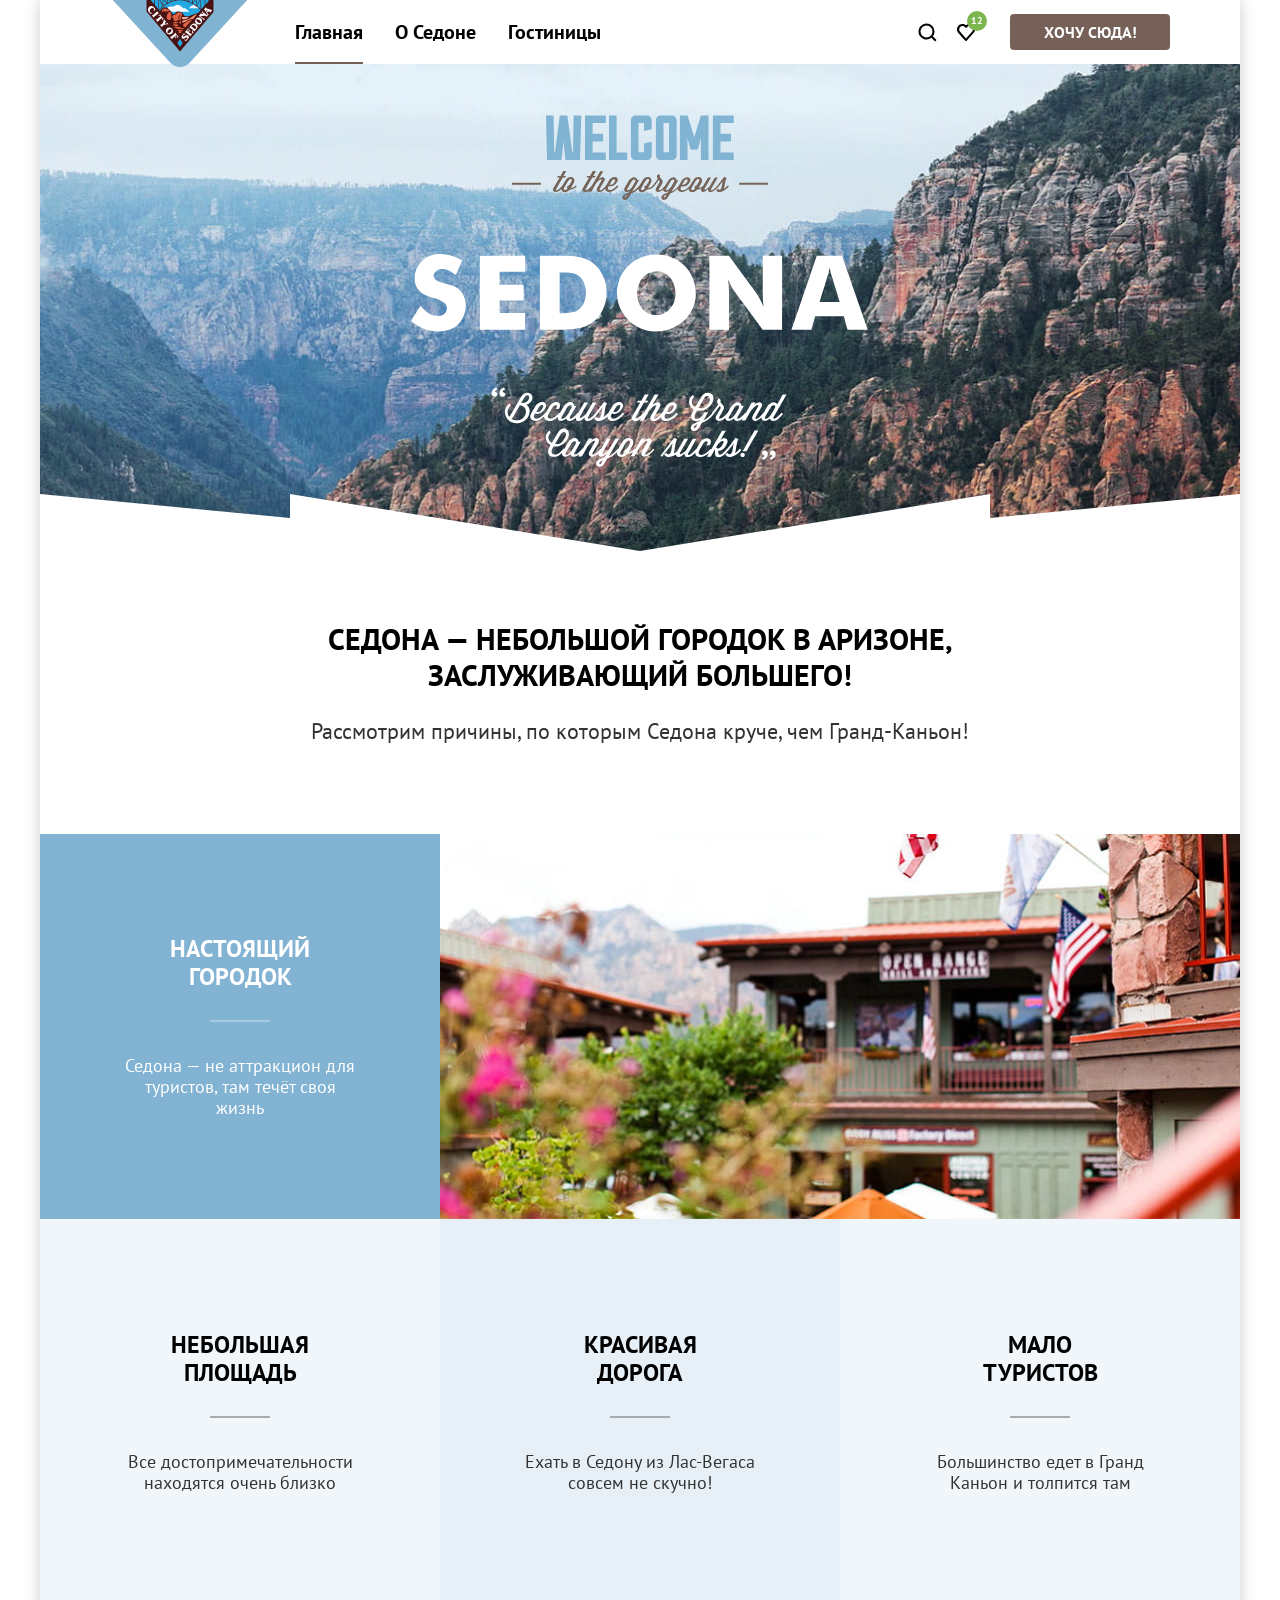
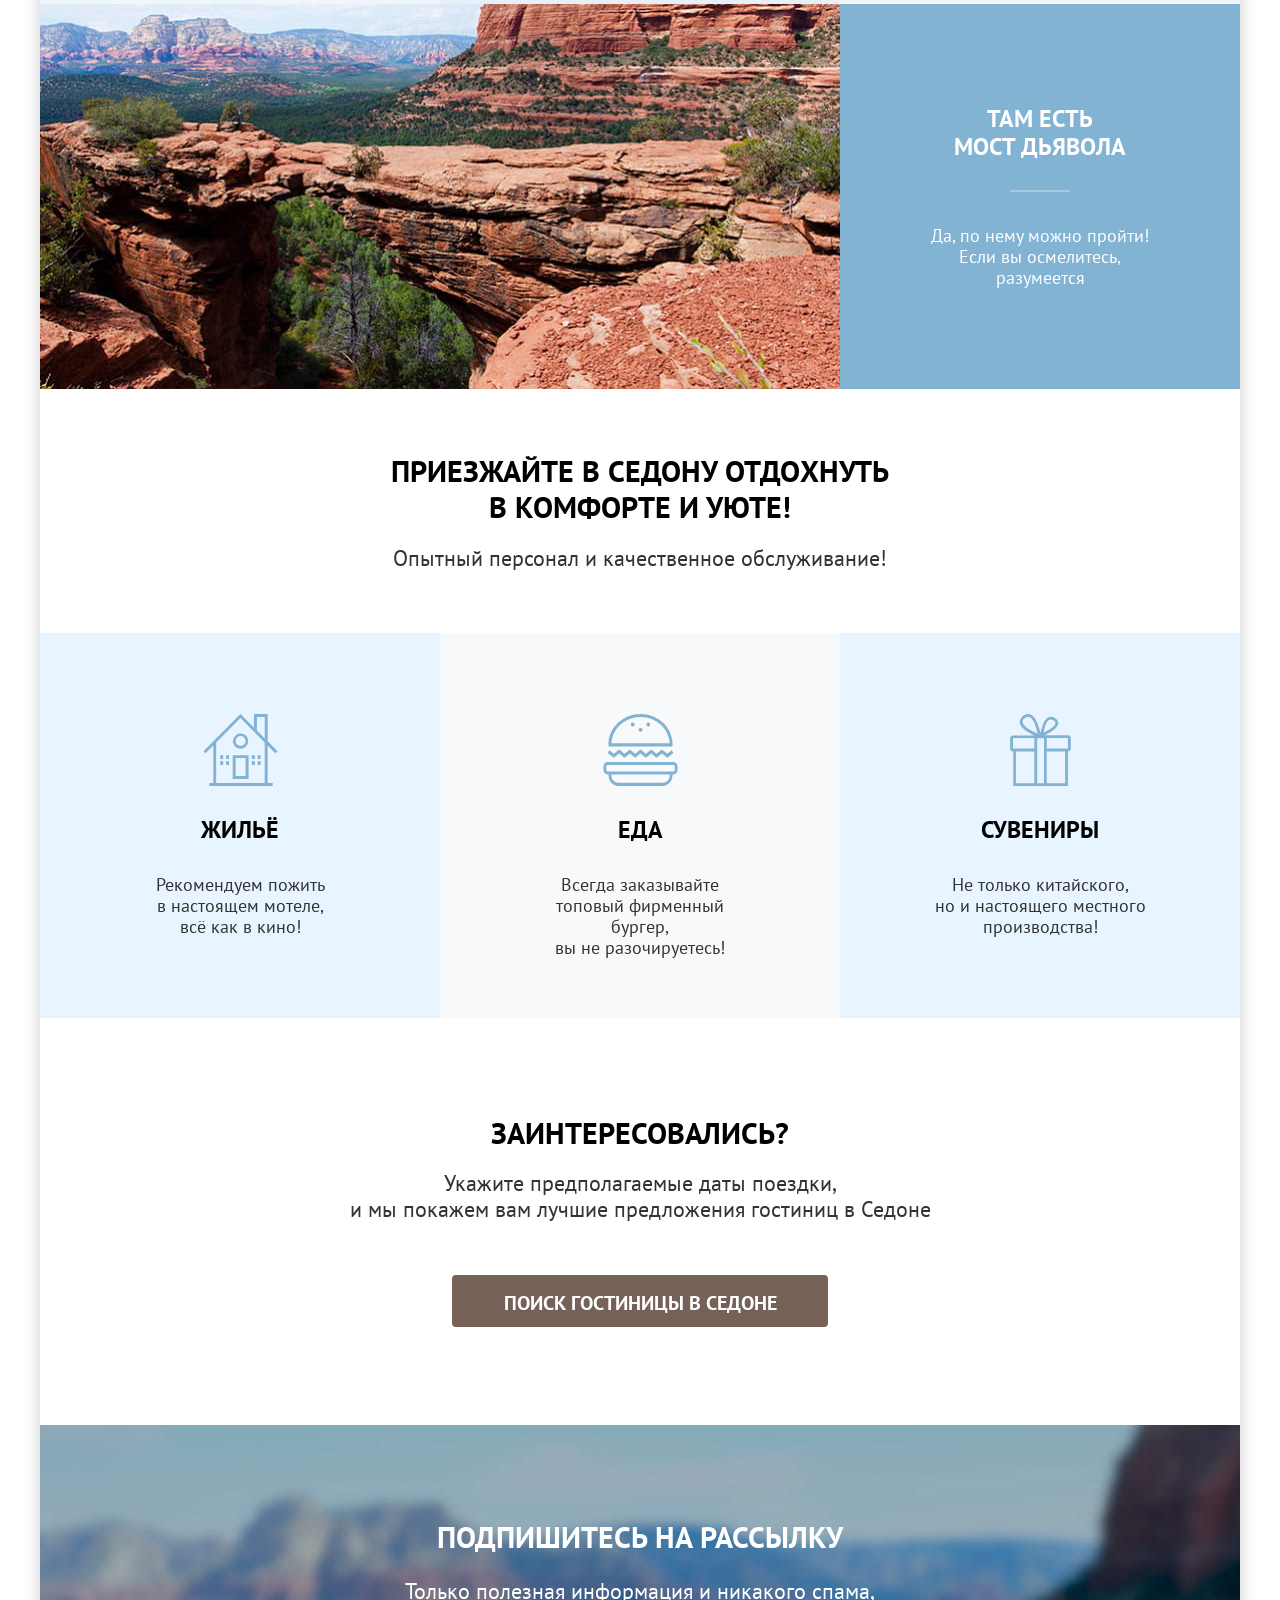
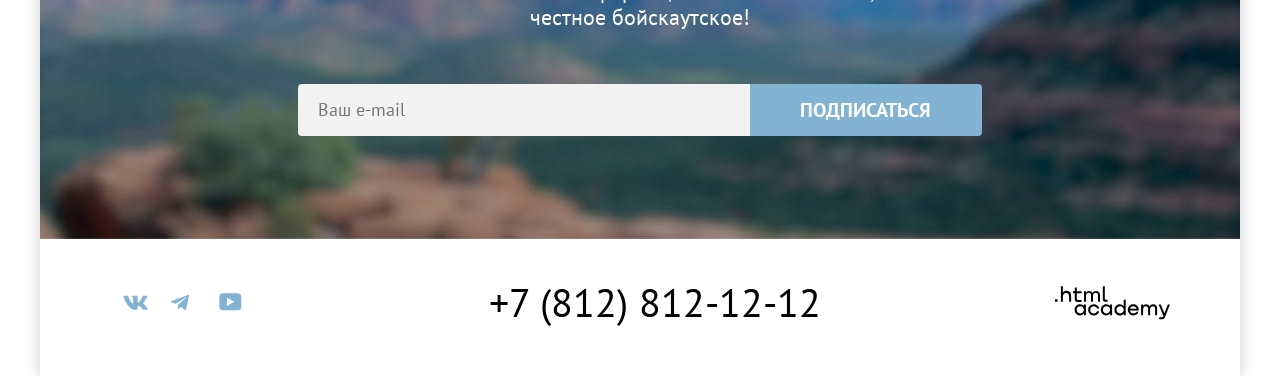
<file: 2/index.html>
<!DOCTYPE html>
<html lang="ru">
  <head>
    <meta charset="utf-8" />
    <meta name="viewport" content="width=device-width, initial-scale=1.0" />
    <title>Седона. Гороодок в Аризоне</title>
    <link rel="icon" href="favicon.ico" />
    <link rel="icon" type="images/png" href="images/favicon.png" />
    <link rel="stylesheet" href="styles/styles.css" />
    <base href="https://htmlacademy-htmlcss.github.io/2662363-sedona-2/2/">
</head>
  <body>
    <div class="page-container">
      <!-- Header -->
      <header class="page-header" data-test="header">
        <!-- Nav -->
        <nav class="navigation">
          <a class="logo-link" href="index.html" aria-current="page">
            <img
              class="logo-img"
              src="images/logo.svg"
              width="140"
              height="70"
              alt="Логотип города Седона"
            />
          </a>

          <ul class="navigation-list nav">
            <li class="navigation-item">
              <a
                class="navigation-link navigation-link-current"
                href="index.html"
                aria-current="page"
              >
                Главная
              </a>
            </li>
            <li class="navigation-item">
              <a class="navigation-link" href="#">О Седоне</a>
            </li>
            <li class="navigation-item">
              <a class="navigation-link" href="catalog.html">Гостиницы</a>
            </li>
          </ul>

          <ul class="navigation-user nav">
            <li class="navigation-item">
              <a class="navigation-link navigation-search" href="#">
                <img
                  src="images/search.svg"
                  width="20"
                  height="20"
                  alt="иконка-поиска"
                />
              </a>
            </li>

            <li class="navigation-item">
              <a class="navigation-link navigation-favorites" href="#">
                <img
                  src="images/heart.svg"
                  width="20"
                  height="20"
                  alt="иконка-избраное"
                />
                <span class="visually-hidden">Избранное</span>
                <span class="favorite-badge">12</span>
              </a>
            </li>

            <li class="navigation-item">
              <a class="navigation-button-link" href="#"> Хочу сюда!</a>
            </li>
          </ul>
        </nav>
      </header>

      <!--Основной контент-->
      <main class="main-index" data-test="main">
        <h1 class="visually-hidden">Cедона городок в Аризоне</h1>
        <section class="hero" data-test="hero">
          <img
            class="hero-img"
            src="images/welcome.svg"
            width="458"
            height="352"
            alt="Welcome to the Gorgeous Sedona, because the Grand Canyon sucks!"
          />
        </section>

        <!-- advantages -->
        <section class="advantages" data-test="advantages">
          <h2 class="advantages-title">
            Седона — небольшой городок в Аризоне, <br />
            заслуживающий большего!
          </h2>
          <p class="advantages-description">
            Рассмотрим причины, по которым Седона круче, чем Гранд-Каньон!
          </p>

          <ul class="advantages-list">
            <!-- Первый ряд: карточка + фото -->
            <li class="advantages-item advantages-blue">
              <div class="advantages-content">
                <h3 class="advantages-subtitle">
                  <div class="advantages-line"></div>
                  Настоящий <br />
                  городок
                </h3>

                <p class="advantages-text">
                  Седона — не аттракцион для <br />
                  туристов, там течёт своя <br />
                  жизнь
                </p>
              </div>
              <img
                class="img-advantages"
                src="images/advantages1.jpg"
                width="800"
                height="385"
                alt="Улица города Седона с домами и флагами на фоне гор"
              />
            </li>

            <!-- Второй ряд: 3 карточки -->
            <li class="advantages-row">
              <div class="advantages-item advantages-light">
                <div class="advantages-content">
                  <h3 class="advantages-subtitle">
                    <div class="advantages-line line-grey"></div>
                    Небольшая <br />
                    площадь
                  </h3>

                  <p class="advantages-text">
                    Все достопримечательности <br />
                    находятся очень близко
                  </p>
                </div>
              </div>

              <div class="advantages-item advantages-light-blue">
                <div class="advantages-content">
                  <h3 class="advantages-subtitle">
                    <div class="advantages-line line-grey"></div>
                    Красивая <br />
                    дорога
                  </h3>

                  <p class="advantages-text">
                    Ехать в Седону из Лас-Вегаса <br />
                    совсем не скучно!
                  </p>
                </div>
              </div>

              <div class="advantages-item advantages-light">
                <div class="advantages-content">
                  <h3 class="advantages-subtitle">
                    <div class="advantages-line line-grey"></div>
                    Мало <br />
                    туристов
                  </h3>

                  <p class="advantages-text">
                    Большинство едет в Гранд <br />
                    Каньон и толпится там
                  </p>
                </div>
              </div>
            </li>

            <!-- Третий ряд: фото + карточка -->
            <li class="advantages-item advantages-blue">
              <img
                class="img-advantages"
                src="images/advantages2.jpg"
                width="800"
                height="385"
                alt="Мост Дьявола - природный каменный мост красного цвета на фоне гор"
              />
              <div class="advantages-content">
                <h3 class="advantages-subtitle blue-subtitle">
                  <div class="advantages-line"></div>
                  Там есть <br />
                  мост дьявола
                </h3>
                <p class="advantages-text">
                  Да, по нему можно пройти! <br />
                  Если вы осмелитесь, <br />
                  разумеется
                </p>
              </div>
            </li>
          </ul>
        </section>

        <!--- services --->
        <section class="services" data-test="service">
          <header class="services-header">
            <h2 class="services-title">
              Приезжайте в Седону отдохнуть <br />
              в комфорте и уюте!
            </h2>
            <p class="services-description">
              Опытный персонал и качественное обслуживание!
            </p>
          </header>

          <ul class="services-list">
            <li class="service-item light-blue">
              <div class="service-icon">
                <img
                  class="img-service"
                  src="images/home.svg"
                  width="75"
                  height="72"
                  alt="домик"
                  aria-hidden="true"
                />
              </div>
              <h2 class="service-subtitle">Жильё</h2>
              <p class="service-text">
                Рекомендуем пожить <br />
                в настоящем мотеле, <br />
                всё как в кино!
              </p>
            </li>

            <li class="service-item light" role="listitem">
              <div class="service-icon">
                <img
                  class="img-service"
                  src="images/burger.svg"
                  width="75"
                  height="72"
                  alt="бургер"
                  aria-hidden="true"
                />
              </div>
              <h2 class="service-subtitle">Еда</h2>
              <p class="service-text">
                Всегда заказывайте <br />
                топовый фирменный бургер, <br />
                вы не разочируетесь!
              </p>
            </li>

            <li class="service-item light-blue" role="listitem">
              <div class="service-icon">
                <img
                  class="img-service"
                  src="images/present.svg"
                  width="75"
                  height="72"
                  alt="призент"
                  aria-hidden="true"
                />
              </div>
              <h3 class="service-subtitle">Сувениры</h3>
              <p class="service-text">
                Не только китайского,<br />
                но и настоящего местного <br />
                производства!
              </p>
            </li>
          </ul>
        </section>

        <!--- search --->
        <section class="search" data-test="search">
          <h2 class="search-title">Заинтересовались?</h2>
          <p class="search-desc">
            Укажите предполагаемые даты поездки,<br />и мы покажем вам лучшие
            предложения гостиниц в Седоне
          </p>

          <a class="search-button" href="catalog.html">
            Поиск Гостиницы В Седоне
          </a>
        </section>

        <!--- subscribe --->
        <section class="subscribe" data-test="subscribe">
          <h2 class="subscribe-title">Подпишитесь на рассылку</h2>
          <p class="subscribe-text">
            Только полезная информация и никакого спама,<br />
            честное бойскаутское!
          </p>

          <form
            class="subscribe-form"
            action="http://echo.htmlacademy.ru/"
            method="post"
          >
            <div class="flex-subscribe-field">
              <label class="visually-hidden" for="email"></label>
              <input
                class="field"
                type="email"
                name="email"
                placeholder="Ваш e-mail"
                id="email"
              />
              <button class="button subcribe-button" type="submit">
                Подписаться
              </button>
            </div>
          </form>
        </section>
      </main>

      <!--- footer --->
      <footer class="page-footer" data-test="footer">
        <section class="footer-social">
          <ul class="footer-social-list">
            <li class="footer-social-item">
              <a
                class="footer-social-link footer-social"
                href="https://vk.com/htmlacademy"
              >
                <svg
                  xmlns="http://www.w3.org/2000/svg"
                  width="25"
                  height="15"
                  fill="none"
                >
                  <path
                    fill="currentColor"
                    fill-rule="evenodd"
                    d="M24.12 1.8c.16-.54 0-.94-.8-.94H20.7c-.67 0-.98.34-1.15.73 0 0-1.33 3.2-3.22 5.27-.61.6-.9.8-1.23.8-.16 0-.41-.2-.41-.75v-5.1c0-.66-.19-.95-.74-.95H9.82c-.42 0-.67.3-.67.59 0 .62.95.76 1.04 2.51v3.8c0 .83-.15.98-.48.98-.9 0-3.06-3.2-4.34-6.88-.25-.72-.5-1-1.18-1H1.57c-.75 0-.9.34-.9.73 0 .68.89 4.07 4.14 8.55 2.17 3.06 5.23 4.72 8 4.72 1.68 0 1.88-.37 1.88-1v-2.32c0-.74.16-.88.7-.88.38 0 1.05.19 2.6 1.66 1.79 1.75 2.08 2.54 3.08 2.54h2.63c.75 0 1.12-.37.9-1.1-.23-.72-1.08-1.77-2.2-3.02-.62-.71-1.54-1.48-1.82-1.86-.39-.5-.28-.71 0-1.15 0 0 3.2-4.42 3.54-5.93Z"
                    clip-rule="evenodd"
                  />
                </svg>
                <span class="visually-hidden">Vk</span>
              </a>
            </li>

            <li class="footer-social-item">
              <a
                class="footer-social-link footer-social"
                href="https://t.me/htmlacademy"
              >
                <svg xmlns="http://www.w3.org/2000/svg" width="18" height="17">
                  <path
                    fill="currentColor"
                    d="M16.79.96.84 7.1c-1.09.44-1.08 1.05-.2 1.32l4.1 1.28 9.47-5.98c.44-.27.85-.13.52.17l-7.68 6.93-.28 4.22c.41 0 .6-.2.83-.41l1.99-1.94 4.13 3.06c.77.42 1.31.2 1.5-.71l2.72-12.8c.28-1.1-.43-1.61-1.16-1.28Z"
                  />
                </svg>
                <span class="visually-hidden">Telegram</span>
              </a>
            </li>

            <li class="footer-social-item">
              <a
                class="footer-social-link footer-social"
                href="https://www.youtube.com/@HTMLAcademyTV"
              >
                <svg
                  xmlns="http://www.w3.org/2000/svg"
                  width="23"
                  height="18"
                  fill="none"
                >
                  <path
                    fill="currentColor"
                    d="M18.94.36H3.51C1.65.36.33 1.95.33 3.76v10.09c0 1.91 1.32 3.5 3.18 3.5h15.65c1.64 0 3.17-1.59 3.17-3.4V3.76c-.22-1.8-1.53-3.4-3.39-3.4ZM7.99 12.89V4.82l7.34 4.04-7.34 4.03Z"
                  />
                </svg>
                <span class="visually-hidden">Youtube</span>
              </a>
            </li>
          </ul>
        </section>

        <ul class="footer-contacts">
          <li class="footer-contacts-link">
            <a class="footer-contacts-phone" href="tel:+78128121212">
              +7 (812) 812-12-12
            </a>
          </li>
        </ul>

        <a class="htmlacademy-link" href="https://htmlacademy.ru/">
          <svg
            xmlns="http://www.w3.org/2000/svg"
            width="115"
            height="34"
            fill="none"
          >
            <path
              fill="currentColor"
              d="M0 13.26v2.6h2.5v-2.6H0ZM11.6 4.86c-1.6 0-2.8.7-3.6 1.7h-.1V.36h-2v15.5h2v-5.3c0-2.1 1.3-3.6 3.3-3.6 1.8 0 2.9 1.4 2.9 3.2v5.7h2v-6.1c.1-3-1.8-4.9-4.5-4.9ZM26.6 5.16h-4.8v-3.7h-2v3.8h-1.9v2h1.9v6c0 1.7 1 2.7 2.7 2.7h4.1v-2h-3.7c-.7 0-1.1-.4-1.1-1.1v-5.7h4.8v-2ZM41.1 4.96c-1.6 0-2.9.8-3.5 2.1h-.1c-.6-1.2-1.8-2.1-3.4-2.1-1.4 0-2.5.8-3.1 1.8h-.1v-1.6H29v10.6h2v-5.4c0-2 1-3.5 2.6-3.5 1.5 0 2.4 1 2.4 2.6v6.3h2v-5.6c0-2.4 1.4-3.3 2.6-3.3 1.5 0 2.4 1 2.4 2.6v6.3h2v-6.5c.1-2.5-1.4-4.3-3.9-4.3ZM47.8 13.06c0 1.7 1 2.7 2.8 2.7h2v-2h-1.7c-.7 0-1.1-.4-1.1-1.1V.36h-2v12.7ZM28.9 20.06c-.9-1.1-2.2-1.8-3.9-1.8-3.1 0-5.4 2.3-5.4 5.6s2.3 5.6 5.4 5.6c1.8 0 3-.8 3.8-1.9h.1v1.6h2v-10.6h-2v1.5Zm-3.6 7.4c-2.2 0-3.6-1.6-3.6-3.6s1.4-3.6 3.6-3.6 3.6 1.6 3.6 3.6c0 1.9-1.4 3.6-3.6 3.6ZM44.2 22.36c-.5-2.4-2.6-4.1-5.4-4.1a5.4 5.4 0 0 0-5.6 5.6c0 3.1 2.2 5.6 5.6 5.6 2.8 0 4.9-1.8 5.4-4.2h-2.1a3.4 3.4 0 0 1-3.3 2.3c-2.2 0-3.6-1.6-3.6-3.6s1.4-3.6 3.6-3.6c1.6 0 2.8 1 3.3 2.2h2.1v-.2ZM55.1 20.06c-.9-1.1-2.2-1.8-3.9-1.8-3.1 0-5.4 2.3-5.4 5.6s2.3 5.6 5.4 5.6c1.8 0 3-.8 3.8-1.9h.1v1.6h2v-10.6h-2v1.5Zm-3.6 7.4c-2.2 0-3.6-1.6-3.6-3.6s1.4-3.6 3.6-3.6 3.6 1.6 3.6 3.6c0 1.9-1.5 3.6-3.6 3.6ZM68.7 20.16c-.9-1.1-2.2-1.9-3.9-1.9-3.1 0-5.4 2.3-5.4 5.6s2.2 5.6 5.4 5.6c1.7 0 3-.8 3.8-1.8h.1v1.5h2v-15.4h-2v6.4Zm-3.6 7.3c-2.2 0-3.6-1.6-3.6-3.6s1.4-3.6 3.6-3.6 3.6 1.6 3.6 3.6c-.1 2-1.5 3.6-3.6 3.6ZM78.3 18.26c-3.3 0-5.5 2.5-5.5 5.6 0 3 2.1 5.6 5.5 5.6 2.5 0 4.5-1.3 5.2-3.6h-2.1c-.5 1-1.6 1.6-3 1.6-1.9 0-3.3-1.3-3.4-2.9h8.8c.2-3.6-2-6.3-5.5-6.3Zm0 1.9c1.7 0 3 1 3.3 2.6h-6.5c.3-1.5 1.5-2.6 3.2-2.6ZM98.2 18.26c-1.6 0-2.9.8-3.6 2h-.1c-.6-1.2-1.8-2-3.4-2-1.4 0-2.5.7-3.1 1.8v-1.5h-1.9v10.6h2v-5.4c0-2 1-3.4 2.6-3.5 1.5 0 2.4 1 2.4 2.6v6.3h2v-5.6c0-2.4 1.4-3.3 2.6-3.3 1.5 0 2.4 1 2.4 2.6v6.3h2v-6.5c.1-2.6-1.4-4.4-3.9-4.4ZM109.4 27.36l-3.6-8.9h-2.2l4.8 11.6c-.3.9-.7 1.2-1.7 1.2h-2.5v2h2.5c1.8 0 2.8-.8 3.5-2.6l4.7-12.2h-2.1l-3.4 8.9Z"
            />
          </svg>
        </a>
      </footer>

      <!--- modal --->
      <div class="modal-container modal-container-close">
        <div class="modal" data-test="modal">
          <div class="modal-header">
            <h2 class="modal-title">Поиск гостиницы в Седоне</h2>
            <button type="button" class="modal-close-button"></button>
          </div>

          <div class="modal-content">
            <form class="modal-form">
              <div class="form-fields">
                <div class="field-group">
                  <label for="date-start" class="text-label"
                    >Дата заезда:</label
                  >
                  <div class="input-group">
                    <input
                      type="text"
                      id="date-start"
                      class="image-placeholder"
                      value="27 апреля 2020"
                      placeholder="Укажите дату"
                    />
                    <span class="warning-text"
                      >Мы не можем отправить вас в прошлое.</span
                    >
                  </div>
                </div>

                <div class="field-group">
                  <label for="date-finish" class="text-label"
                    >Дата выезда:</label
                  >
                  <div class="input-group">
                    <input
                      type="text"
                      id="date-finish"
                      class="image-placeholder"
                      value="1 сентября 2023"
                      placeholder="Укажите дату"
                    />
                    <span class="success-text"
                      >На эти даты есть свободные номера. Пока есть.</span
                    >
                  </div>
                </div>

                <div class="field-container">
                  <div class="field-group">
                    <label class="text-label-counter" for="adults"
                      >Взрослые:</label
                    >
                    <div class="counter-group">
                      <button
                        type="button"
                        class="counter-button-minus"
                        data-target="adults"
                      >
                        <a class="button-minus" href="#">
                          <svg
                            xmlns="http://www.w3.org/2000/svg"
                            width="20"
                            height="20"
                            fill="none"
                            viewBox="0 0 20 20"
                          >
                            <path
                              fill="currentColor"
                              fill-opacity=".3"
                              d="M3 9v2h14V9z"
                            />
                          </svg>
                        </a>
                      </button>
                      <input
                        type="text"
                        id="adults"
                        class="counter-input"
                        value="2"
                      />
                      <button
                        type="button"
                        class="counter-button-plus"
                        data-target="adults"
                      >
                        <a class="button-plus" href="#">
                          <svg
                            xmlns="http://www.w3.org/2000/svg"
                            width="20"
                            height="20"
                            fill="none"
                            viewBox="0 0 20 20"
                          >
                            <path
                              fill="currentColor"
                              fill-opacity=".3"
                              d="M17 9h-6V3H9v6H3v2h6v6h2v-6h6z"
                            />
                          </svg>
                        </a>
                      </button>
                    </div>
                  </div>

                  <div class="field-group">
                    <label
                      class="text-label-counter text-label-children"
                      for="children"
                      >Дети:</label
                    >
                    <span class="tooltip">
                      <button class="tooltip-toggle" type="button">
                        <svg
                          class="tooltip-icon"
                          xmlns="http://www.w3.org/2000/svg"
                          width="26"
                          height="26"
                          fill="none"
                          viewBox="0 0 26 26"
                        >
                          <circle cx="13" cy="13" r="13" fill="#83b3d3" />
                          <path
                            fill="#fff"
                            fill-rule="evenodd"
                            d="M12 7h2v2h-2zm2 12h-2v-9h2z"
                            clip-rule="evenodd"
                          />
                        </svg>
                      </button>
                      <span class="tooltip-text"
                        >Укажите количество детей, <br />
                        которые будут с вами, возраст <br />
                        которых от 6 до 18 лет. Дети <br />
                        до 6 лет размещаются <br />
                        бесплатно.</span
                      >
                    </span>
                    <div class="counter-group">
                      <button
                        type="button"
                        class="counter-button-minus"
                        data-target="children"
                      >
                        <a class="button-minus" href="#">
                          <svg
                            xmlns="http://www.w3.org/2000/svg"
                            width="20"
                            height="20"
                            fill="none"
                            viewBox="0 0 20 20"
                          >
                            <path
                              fill="currentColor"
                              fill-opacity=".3"
                              d="M3 9v2h14V9z"
                            />
                          </svg>
                        </a>
                      </button>
                      <input
                        type="text"
                        id="children"
                        class="counter-input"
                        value="2"
                      />
                      <button
                        type="button"
                        class="counter-button-plus"
                        data-target="children"
                      >
                        <a class="button-plus" href="#">
                          <svg
                            xmlns="http://www.w3.org/2000/svg"
                            width="20"
                            height="20"
                            fill="none"
                            viewBox="0 0 20 20"
                          >
                            <path
                              fill="currentColor"
                              fill-opacity=".3"
                              d="M17 9h-6V3H9v6H3v2h6v6h2v-6h6z"
                            />
                          </svg>
                        </a>
                      </button>
                    </div>
                  </div>
                </div>
              </div>

              <button type="button" class="button modal-button">Найти</button>
            </form>
          </div>
        </div>
      </div>
    </div>
  </body>
</html>
</file>
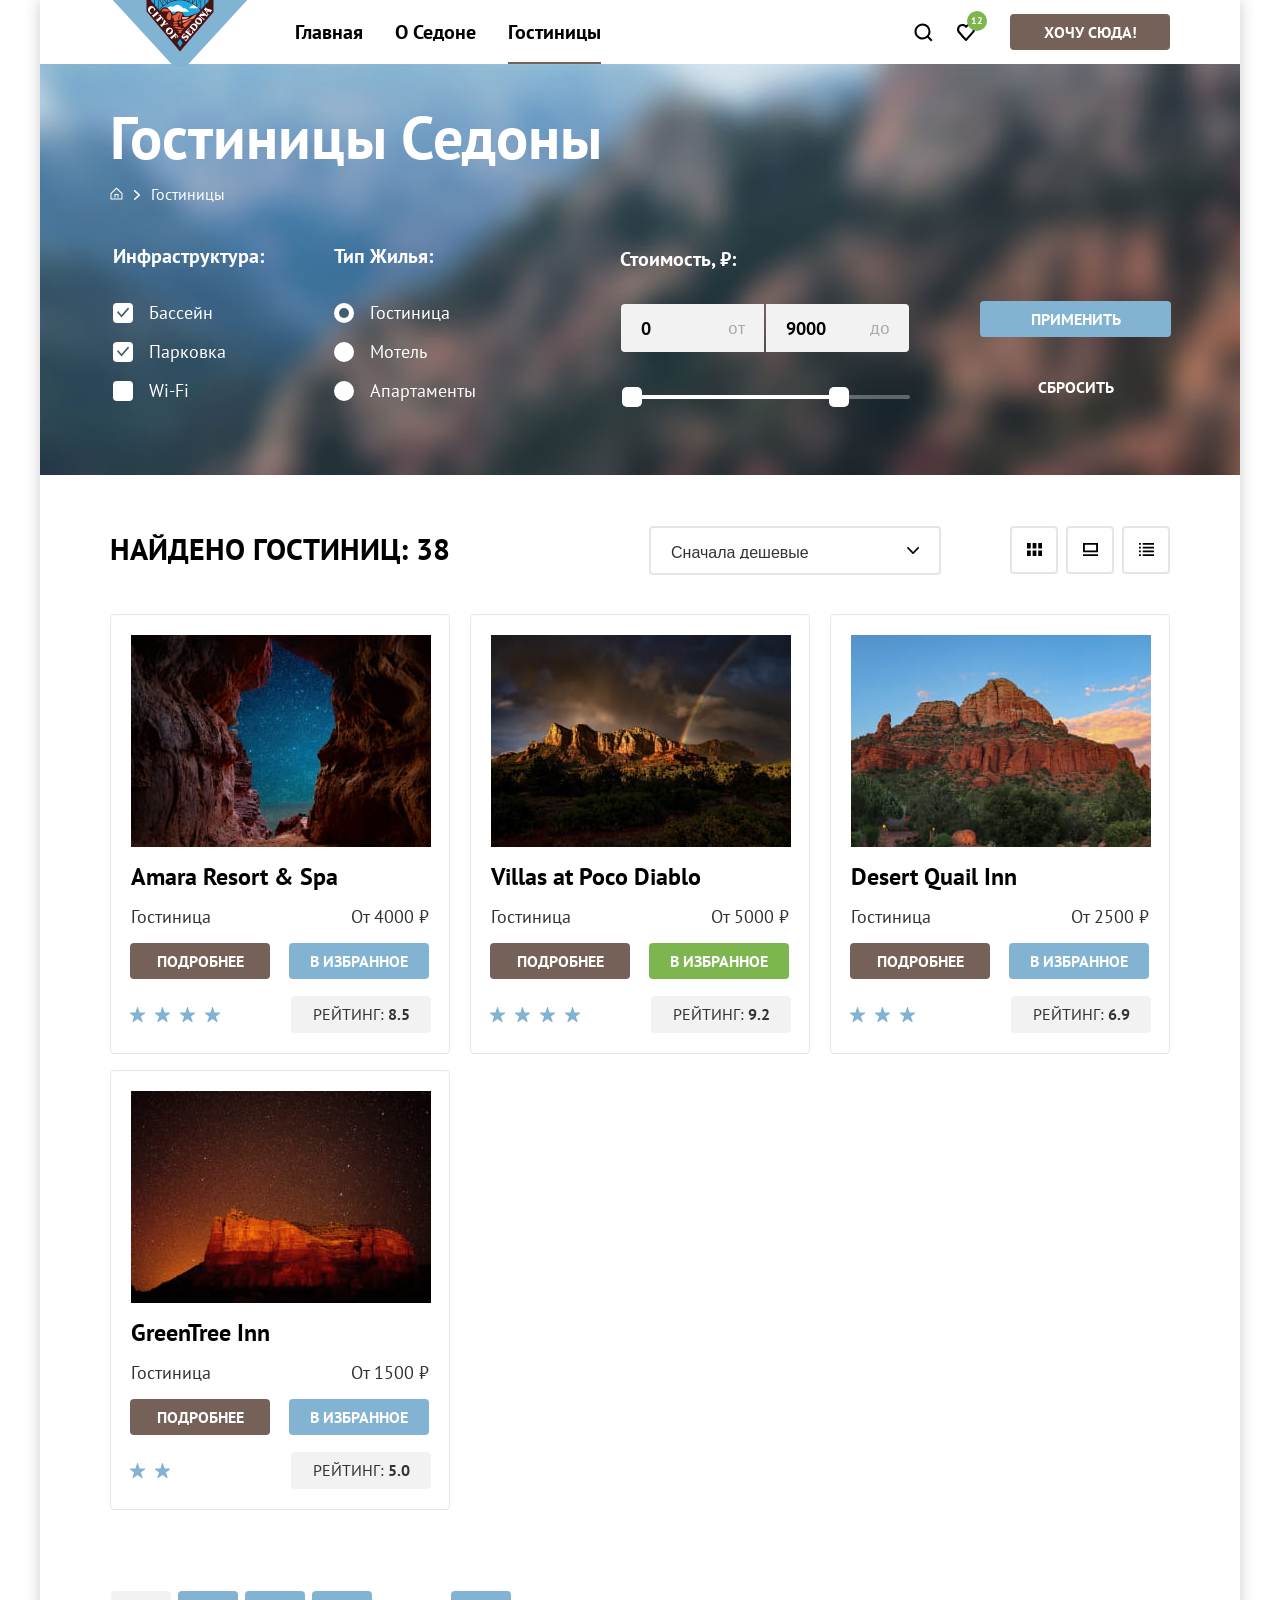
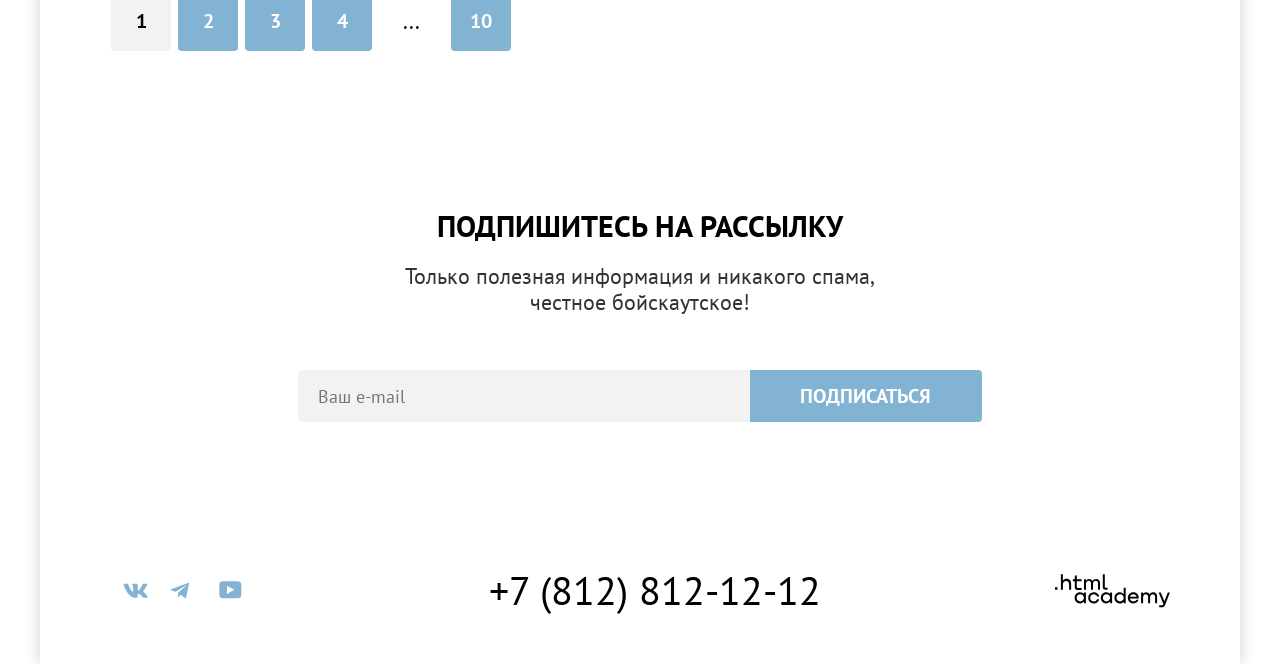
<file: 2/catalog.html>
<!DOCTYPE html>
<html lang="ru">
  <head>
    <meta charset="utf-8" />
    <meta name="viewport" content="width=device-width, initial-scale=1.0" />
    <title>Каталог гостиниц в Седоне</title>
    <link rel="icon" href="favicon.ico" />
    <link rel="icon" type="images/png" href="images/favicon.png" />
    <link rel="stylesheet" href="styles/styles.css" />
    <base href="https://htmlacademy-htmlcss.github.io/2662363-sedona-2/2/">
</head>
  <body>
    <div class="page-container">
      <!-- Header -->
      <header class="page-header" data-test="header">
        <!-- Nav -->
        <nav class="navigation" aria-label="Основная навигация">
          <a class="logo-link" href="index.html">
            <img
              class="logo-img"
              src="images/logo.svg"
              width="140"
              height="70"
              alt="Логотип города Седона - вернуться на главную страницу"
            />
          </a>

          <ul class="navigation-list">
            <li class="navigation-item">
              <a class="navigation-link" href="index.html">Главная</a>
            </li>
            <li class="navigation-item">
              <a class="navigation-link" href="#">О Седоне</a>
            </li>
            <li class="navigation-item">
              <a
                class="navigation-link navigation-link-current"
                href="catalog.html"
                aria-current="page"
                >Гостиницы</a
              >
            </li>
          </ul>

          <ul class="navigation-user">
            <li class="navigation-item">
              <a class="navigation-link navigation-search" href="#">
                <img
                  src="images/search.svg"
                  width="20"
                  height="20"
                  alt="Поиск"
                />
                <span class="visually-hidden">Поиск</span>
              </a>
            </li>

            <li class="navigation-item">
              <a class="navigation-link navigation-favorites" href="#">
                <img
                  src="images/heart.svg"
                  width="20"
                  height="20"
                  alt="Избранное"
                />
                <span class="visually-hidden">Избранное</span>
                <span
                  class="favorite-badge"
                  aria-label="12 элементов в избранном"
                  >12</span
                >
              </a>
            </li>

            <li class="navigation-item">
              <a class="navigation-button-link" href="#"> Хочу сюда!</a>
            </li>
          </ul>
        </nav>
      </header>

      <!--Основной контент-->
      <main class="main inner-main" data-test="main">
        <section class="filters-heading" data-test="filters">
          <h1 class="inner-header-title">Гостиницы Седоны</h1>

          <nav class="breadcrumbs" aria-label="Хлебные крошки">
            <ul class="breadcrumbs-list">
              <li class="breadcrumbs-item">
                <a class="breadcrumbs-link" href="index.html">
                  <svg
                    xmlns="http://www.w3.org/2000/svg"
                    width="13"
                    height="15"
                    fill="none"
                  >
                    <path
                      fill="currentColor"
                      d="m6.5.5-6 5.8v6.2h12V6.3L6.5.5Zm5 11h-10V6.7l5-4.8 5 4.8v4.8Z"
                    />
                    <path fill="#fff" d="M4.5 10.5h1V8h2v2.5h1V7h-4v3.5Z" />
                  </svg>
                </a>
              </li>
              <li class="breadcrumbs-item">
                <a class="breadcrumbs-link" href="catalog.html">
                  <svg
                    width="8"
                    height="20"
                    viewBox="0 0 8 20"
                    fill="none"
                    xmlns="http://www.w3.org/2000/svg"
                  >
                    <path
                      fill="currentColor"
                      d="M6.91526 9.4375L2.16526 5.1875C1.91526 4.9375 1.41526 4.9375 1.04026 5.1875C0.665263 5.4375 0.790263 5.9375 1.04026 6.1875L5.16526 9.9375L1.16526 13.6875C0.915263 13.9375 0.915263 14.4375 1.16526 14.6875C1.16526 14.8125 1.54026 14.9375 1.66526 14.9375C1.79026 14.9375 2.04026 14.8125 2.16526 14.6875L6.91526 10.4375C7.29026 10.1875 7.29026 9.6875 6.91526 9.4375Z"
                      fill="#fff"
                    />
                  </svg>
                </a>
              </li>
              <li class="breadcrumbs-item">
                <a class="breadcrumbs-link">Гостиницы</a>
              </li>
            </ul>
          </nav>

          <!-- Фильтры -->
          <h2 class="visually-hidden">Фильтры поиска гостиниц</h2>

          <form action="https://echo.htmlacademy.ru/" method="get">
            <div class="filter-row">
              <!-- Инфраструктура -->
              <fieldset class="catalog-filter-group">
                <legend class="catalog-filter-title">Инфраструктура:</legend>
                <ul class="catalog-filter-list">
                  <li class="catalog-filter-item">
                    <label class="control">
                      <input
                        class="visually-hidden control-input"
                        type="checkbox"
                        name="infrastructure"
                        value="pool"
                        checked
                      />
                      <span class="control-mark" aria-hidden="true"></span>
                      <span class="control-label">Бассейн</span>
                    </label>
                  </li>
                  <li class="catalog-filter-item">
                    <label class="control">
                      <input
                        class="visually-hidden control-input"
                        type="checkbox"
                        name="infrastructure"
                        value="parking"
                        checked
                      />
                      <span class="control-mark" aria-hidden="true"></span>
                      <span class="control-label">Парковка</span>
                    </label>
                  </li>
                  <li class="catalog-filter-item">
                    <label class="control">
                      <input
                        class="visually-hidden control-input"
                        type="checkbox"
                        name="infrastructure"
                        value="wifi"
                      />
                      <span class="control-mark" aria-hidden="true"></span>
                      <span class="control-label">Wi-Fi</span>
                    </label>
                  </li>
                </ul>
              </fieldset>

              <!-- Тип жилья -->
              <fieldset class="catalog-filter-group">
                <legend class="catalog-filter-title">Тип жилья:</legend>
                <ul class="catalog-filter-list">
                  <li class="catalog-filter-item">
                    <label class="control">
                      <input
                        class="visually-hidden control-input"
                        type="radio"
                        name="housing-type"
                        value="hotel"
                        checked
                      />
                      <span class="control-mark" aria-hidden="true"></span>
                      <span class="control-label">Гостиница</span>
                    </label>
                  </li>
                  <li class="catalog-filter-item">
                    <label class="control">
                      <input
                        class="visually-hidden control-input"
                        type="radio"
                        name="housing-type"
                        value="motel"
                      />
                      <span class="control-mark" aria-hidden="true"></span>
                      <span class="control-label">Мотель</span>
                    </label>
                  </li>
                  <li class="catalog-filter-item">
                    <label class="control">
                      <input
                        class="visually-hidden control-input"
                        type="radio"
                        name="housing-type"
                        value="apartment"
                      />
                      <span class="control-mark" aria-hidden="true"></span>
                      <span class="control-label">Апартаменты</span>
                    </label>
                  </li>
                </ul>
              </fieldset>

              <!-- Группа фильтров: Цена -->
              <fieldset class="catalog-filter-group price-filters">
                <legend class="catalog-filter-title title-filters-price">
                  Стоимость, ₽:
                </legend>

                <div class="price-container">
                  <label class="price-label">
                    <span class="visually-hidden">Минимальная цена</span>
                    <span class="price-label-text">от</span>
                    <input
                      class="price-input input min-price"
                      type="number"
                      name="min-price"
                      value="0"
                      min="0"
                      max="9000"
                      step="100"
                      aria-label="Минимальная цена"
                    />
                  </label>

                  <label class="price-label">
                    <span class="visually-hidden">Максимальная цена</span>
                    <span class="price-label-text">до</span>
                    <input
                      class="price-input input max-price"
                      type="number"
                      name="max-price"
                      value="9000"
                      min="0"
                      max="9000"
                      step="100"
                      aria-label="Максимальная цена"
                    />
                  </label>
                </div>

                <div class="slider-container">
                  <div class="slider" id="slider" aria-label="Диапазон цен">
                    <div class="slider-track" id="track"></div>
                    <div
                      class="thumb"
                      id="thumb1"
                      style="left: 0%"
                      aria-label="Минимальная цена"
                    ></div>
                    <div
                      class="thumb"
                      id="thumb2"
                      style="left: 72%"
                      aria-label="Максимальная цена"
                    ></div>
                  </div>
                </div>
              </fieldset>

              <!-- кнопки для фильтра -->
              <div class="wrapper-buttons">
                <button class="btn-filters button-submit" type="submit">
                  Применить
                </button>
                <button class="btn-filters button-reset" type="reset">
                  Сбросить
                </button>
              </div>
            </div>
          </form>
        </section>

        <section class="hotel-search" data-test="catalog">
          <div class="container-search">
            <h2 class="visually-hidden">Результаты поиска</h2>
            <p class="catalog-products-title">Найдено гостиниц: 38</p>

            <form class="sorting-form" aria-label="Сортировка результатов">
              <label for="sort-method" class="visually-hidden"
                >Сортировать по:</label
              >
              <select
                id="sort-method"
                class="select-control arrow-down"
                name="sort"
              >
                <option value="popular">Сначала дешевые</option>
                <option value="price-asc">Сначала популярные</option>
                <option value="price-desc">Сначала дорогие</option>
              </select>
            </form>

            <nav
              class="view-switcher"
              aria-label="Переключение вида отображения"
            >
              <ul class="view-buttons">
                <li class="view-buttons-item">
                  <button
                    class="view-button view-button-tiles"
                    type="button"
                    aria-pressed="true"
                    aria-label="Плитка"
                  >
                    <span class="visually-hidden">Плитка</span>
                  </button>
                </li>
                <li class="view-buttons-item">
                  <button
                    class="view-button view-button-card"
                    type="button"
                    aria-pressed="false"
                    aria-label="Карточки"
                  >
                    <span class="visually-hidden">Карточки</span>
                  </button>
                </li>
                <li class="view-buttons-item">
                  <button
                    class="view-button view-button-list"
                    type="button"
                    aria-pressed="false"
                    aria-label="Список"
                  >
                    <span class="visually-hidden">Список</span>
                  </button>
                </li>
              </ul>
            </nav>
          </div>
        </section>

        <!-- Список гостиниц -->
        <section class="hotels-card" aria-labelledby="hotels-heading">
          <h2 id="hotels-heading" class="visually-hidden">Список гостиниц</h2>
          <ul class="cards-wrapper">
            <!-- Карточка 1 -->
            <li class="card">
              <div class="hotel-image">
                <img src="images/hotel-card/hotel-1.jpg" width: 300px; height:
                212px; alt="Фото отеля Amara Resort & Spa - современный курорт с
                бассейном" class="hotel-photo" />
              </div>
              <h3 class="hotel-title">Amara Resort & Spa</h3>

              <div class="hotel-info">
                <span class="housing-type">Гостиница</span>
                <span class="price">От 4000 ₽</span>
              </div>

              <div class="button-actions">
                <button class="btn details-btn">Подробнее</button>
                <button class="btn favorite-btn">В избранное</button>
              </div>

              <div class="reviews">
                <div class="stars" aria-label="Рейтинг: 4 звезды">
                  <span class="stars-item" aria-hidden="true"></span>
                  <span class="stars-item" aria-hidden="true"></span>
                  <span class="stars-item" aria-hidden="true"></span>
                  <span class="stars-item" aria-hidden="true"></span>
                </div>
                <span class="rating-text">Рейтинг: <strong>8.5</strong></span>
              </div>
            </li>

            <!-- Карточка 2 -->
            <li class="card">
              <div class="hotel-image">
                <img src="images/hotel-card/hotel-2.jpg" width: 300px; height:
                212px; alt="Фото вилл Villas at Poco Diablo - уютные домики в
                природном стиле" class="hotel-photo" />
              </div>
              <h3 class="hotel-title">Villas at Poco Diablo</h3>

              <div class="hotel-info">
                <span class="housing-type">Гостиница</span>
                <span class="price">От 5000 ₽</span>
              </div>

              <div class="button-actions">
                <button class="btn details-btn">Подробнее</button>
                <button class="btn favorite-btn-active">В избранное</button>
              </div>

              <div class="reviews">
                <div class="stars" aria-label="Рейтинг: 4 звезды">
                  <span class="stars-item" aria-hidden="true"></span>
                  <span class="stars-item" aria-hidden="true"></span>
                  <span class="stars-item" aria-hidden="true"></span>
                  <span class="stars-item" aria-hidden="true"></span>
                </div>
                <span class="rating-text">Рейтинг: <strong>9.2</strong></span>
              </div>
            </li>

            <!-- Карточка 3 -->
            <li class="card">
              <div class="hotel-image">
                <img src="images/hotel-card/hotel-3.jpg" width: 300px; height:
                212px; alt="Фото отеля Desert Quail Inn - современное здание с
                панорамными окнами" class="hotel-photo" />
              </div>
              <h3 class="hotel-title">Desert Quail Inn</h3>

              <div class="hotel-info">
                <span class="housing-type">Гостиница</span>
                <span class="price">От 2500 ₽</span>
              </div>

              <div class="button-actions">
                <button class="btn details-btn">Подробнее</button>
                <button class="btn favorite-btn">В избранное</button>
              </div>

              <div class="reviews">
                <div class="stars" aria-label="Рейтинг: 3 звезды">
                  <span class="stars-item" aria-hidden="true"></span>
                  <span class="stars-item" aria-hidden="true"></span>
                  <span class="stars-item" aria-hidden="true"></span>
                </div>
                <span class="rating-text">Рейтинг: <strong>6.9</strong></span>
              </div>
            </li>

            <!-- Карточка 4 -->
            <li class="card">
              <div class="hotel-image">
                <img src="images/hotel-card/hotel-4.jpg" width: 300px; height:
                212px; alt="Фото отеля GreenTree Inn - уютный мотель в зелёной
                зоне" class="hotel-photo" />
              </div>
              <h3 class="hotel-title">GreenTree Inn</h3>

              <div class="hotel-info">
                <span class="housing-type">Гостиница</span>
                <span class="price">От 1500 ₽</span>
              </div>

              <div class="button-actions">
                <button class="btn details-btn">Подробнее</button>
                <button class="btn favorite-btn">В избранное</button>
              </div>

              <div class="reviews">
                <div class="stars" aria-label="Рейтинг: 2 звезды">
                  <span class="stars-item" aria-hidden="true"></span>
                  <span class="stars-item" aria-hidden="true"></span>
                </div>
                <span class="rating-text">Рейтинг: <strong>5.0</strong></span>
              </div>
            </li>
          </ul>
        </section>

        <!-- Пагинация -->
        <section class="pagination-section">
          <nav class="pagination" aria-label="Навигация по страницам">
            <ul class="pagination-list">
              <li class="pagination-item">
                <span
                  class="pagination-link active"
                  aria-current="page"
                  aria-label="Текущая страница 1"
                  >1</span
                >
              </li>
              <li class="pagination-item">
                <a class="pagination-link" href="#" aria-label="Страница 2"
                  >2</a
                >
              </li>
              <li class="pagination-item">
                <a class="pagination-link" href="#" aria-label="Страница 3"
                  >3</a
                >
              </li>
              <li class="pagination-item">
                <a class="pagination-link" href="#" aria-label="Страница 4"
                  >4</a
                >
              </li>
              <li class="pagination-item pagination-ellipsis">
                <span class="pagination-text" aria-hidden="true">...</span>
              </li>
              <li class="pagination-item">
                <a class="pagination-link" href="#" aria-label="Страница 10"
                  >10</a
                >
              </li>
            </ul>
          </nav>
        </section>

        <!--- subscribe --->
        <section class="subscribe subscribe-catalog" data-test="subscribe">
          <h2 id="subscribe-title" class="subscribe-title-catalog">
            Подпишитесь на рассылку
          </h2>
          <p class="subscribe-text-catalog">
            Только полезная информация и никакого спама, <br />
            честное бойскаутское!
          </p>

          <form
            class="subscribe-form catalog-subscribe-form"
            action="http://echo.htmlacademy.ru/"
            method="post"
          >
            <div class="flex-subscribe-field">
              <label class="visually-hidden" for="email">Ваш email</label>
              <input
                class="field subscribe-field"
                type="email"
                name="email"
                placeholder="Ваш e-mail"
                id="email"
                required
              />
              <button class="button subcribe-button" type="submit">
                Подписаться
              </button>
            </div>
          </form>
        </section>
      </main>

      <!--- footer --->
      <footer class="page-footer" data-test="footer">
        <section class="footer-social">
          <ul class="footer-social-list">
            <li class="footer-social-item">
              <a
                class="footer-social-link footer-social"
                href="https://vk.com/htmlacademy"
              >
                <svg
                  xmlns="http://www.w3.org/2000/svg"
                  width="25"
                  height="15"
                  fill="none"
                >
                  <path
                    fill="currentColor"
                    fill-rule="evenodd"
                    d="M24.12 1.8c.16-.54 0-.94-.8-.94H20.7c-.67 0-.98.34-1.15.73 0 0-1.33 3.2-3.22 5.27-.61.6-.9.8-1.23.8-.16 0-.41-.2-.41-.75v-5.1c0-.66-.19-.95-.74-.95H9.82c-.42 0-.67.3-.67.59 0 .62.95.76 1.04 2.51v3.8c0 .83-.15.98-.48.98-.9 0-3.06-3.2-4.34-6.88-.25-.72-.5-1-1.18-1H1.57c-.75 0-.9.34-.9.73 0 .68.89 4.07 4.14 8.55 2.17 3.06 5.23 4.72 8 4.72 1.68 0 1.88-.37 1.88-1v-2.32c0-.74.16-.88.7-.88.38 0 1.05.19 2.6 1.66 1.79 1.75 2.08 2.54 3.08 2.54h2.63c.75 0 1.12-.37.9-1.1-.23-.72-1.08-1.77-2.2-3.02-.62-.71-1.54-1.48-1.82-1.86-.39-.5-.28-.71 0-1.15 0 0 3.2-4.42 3.54-5.93Z"
                    clip-rule="evenodd"
                  />
                </svg>
                <span class="visually-hidden">Vk</span>
              </a>
            </li>

            <li class="footer-social-item">
              <a
                class="footer-social-link footer-social"
                href="https://t.me/htmlacademy"
              >
                <svg xmlns="http://www.w3.org/2000/svg" width="18" height="17">
                  <path
                    fill="currentColor"
                    d="M16.79.96.84 7.1c-1.09.44-1.08 1.05-.2 1.32l4.1 1.28 9.47-5.98c.44-.27.85-.13.52.17l-7.68 6.93-.28 4.22c.41 0 .6-.2.83-.41l1.99-1.94 4.13 3.06c.77.42 1.31.2 1.5-.71l2.72-12.8c.28-1.1-.43-1.61-1.16-1.28Z"
                  />
                </svg>
                <span class="visually-hidden">Telegram</span>
              </a>
            </li>

            <li class="footer-social-item">
              <a
                class="footer-social-link footer-social"
                href="https://www.youtube.com/@HTMLAcademyTV"
              >
                <svg
                  xmlns="http://www.w3.org/2000/svg"
                  width="23"
                  height="18"
                  fill="none"
                >
                  <path
                    fill="currentColor"
                    d="M18.94.36H3.51C1.65.36.33 1.95.33 3.76v10.09c0 1.91 1.32 3.5 3.18 3.5h15.65c1.64 0 3.17-1.59 3.17-3.4V3.76c-.22-1.8-1.53-3.4-3.39-3.4ZM7.99 12.89V4.82l7.34 4.04-7.34 4.03Z"
                  />
                </svg>
                <span class="visually-hidden">Youtube</span>
              </a>
            </li>
          </ul>
        </section>

        <ul class="footer-contacts">
          <li class="footer-contacts-link">
            <a class="footer-contacts-phone" href="tel:+78128121212">
              +7 (812) 812-12-12
            </a>
          </li>
        </ul>

        <a class="htmlacademy-link" href="https://htmlacademy.ru/">
          <svg
            xmlns="http://www.w3.org/2000/svg"
            width="115"
            height="34"
            fill="none"
          >
            <path
              fill="currentColor"
              d="M0 13.26v2.6h2.5v-2.6H0ZM11.6 4.86c-1.6 0-2.8.7-3.6 1.7h-.1V.36h-2v15.5h2v-5.3c0-2.1 1.3-3.6 3.3-3.6 1.8 0 2.9 1.4 2.9 3.2v5.7h2v-6.1c.1-3-1.8-4.9-4.5-4.9ZM26.6 5.16h-4.8v-3.7h-2v3.8h-1.9v2h1.9v6c0 1.7 1 2.7 2.7 2.7h4.1v-2h-3.7c-.7 0-1.1-.4-1.1-1.1v-5.7h4.8v-2ZM41.1 4.96c-1.6 0-2.9.8-3.5 2.1h-.1c-.6-1.2-1.8-2.1-3.4-2.1-1.4 0-2.5.8-3.1 1.8h-.1v-1.6H29v10.6h2v-5.4c0-2 1-3.5 2.6-3.5 1.5 0 2.4 1 2.4 2.6v6.3h2v-5.6c0-2.4 1.4-3.3 2.6-3.3 1.5 0 2.4 1 2.4 2.6v6.3h2v-6.5c.1-2.5-1.4-4.3-3.9-4.3ZM47.8 13.06c0 1.7 1 2.7 2.8 2.7h2v-2h-1.7c-.7 0-1.1-.4-1.1-1.1V.36h-2v12.7ZM28.9 20.06c-.9-1.1-2.2-1.8-3.9-1.8-3.1 0-5.4 2.3-5.4 5.6s2.3 5.6 5.4 5.6c1.8 0 3-.8 3.8-1.9h.1v1.6h2v-10.6h-2v1.5Zm-3.6 7.4c-2.2 0-3.6-1.6-3.6-3.6s1.4-3.6 3.6-3.6 3.6 1.6 3.6 3.6c0 1.9-1.4 3.6-3.6 3.6ZM44.2 22.36c-.5-2.4-2.6-4.1-5.4-4.1a5.4 5.4 0 0 0-5.6 5.6c0 3.1 2.2 5.6 5.6 5.6 2.8 0 4.9-1.8 5.4-4.2h-2.1a3.4 3.4 0 0 1-3.3 2.3c-2.2 0-3.6-1.6-3.6-3.6s1.4-3.6 3.6-3.6c1.6 0 2.8 1 3.3 2.2h2.1v-.2ZM55.1 20.06c-.9-1.1-2.2-1.8-3.9-1.8-3.1 0-5.4 2.3-5.4 5.6s2.3 5.6 5.4 5.6c1.8 0 3-.8 3.8-1.9h.1v1.6h2v-10.6h-2v1.5Zm-3.6 7.4c-2.2 0-3.6-1.6-3.6-3.6s1.4-3.6 3.6-3.6 3.6 1.6 3.6 3.6c0 1.9-1.5 3.6-3.6 3.6ZM68.7 20.16c-.9-1.1-2.2-1.9-3.9-1.9-3.1 0-5.4 2.3-5.4 5.6s2.2 5.6 5.4 5.6c1.7 0 3-.8 3.8-1.8h.1v1.5h2v-15.4h-2v6.4Zm-3.6 7.3c-2.2 0-3.6-1.6-3.6-3.6s1.4-3.6 3.6-3.6 3.6 1.6 3.6 3.6c-.1 2-1.5 3.6-3.6 3.6ZM78.3 18.26c-3.3 0-5.5 2.5-5.5 5.6 0 3 2.1 5.6 5.5 5.6 2.5 0 4.5-1.3 5.2-3.6h-2.1c-.5 1-1.6 1.6-3 1.6-1.9 0-3.3-1.3-3.4-2.9h8.8c.2-3.6-2-6.3-5.5-6.3Zm0 1.9c1.7 0 3 1 3.3 2.6h-6.5c.3-1.5 1.5-2.6 3.2-2.6ZM98.2 18.26c-1.6 0-2.9.8-3.6 2h-.1c-.6-1.2-1.8-2-3.4-2-1.4 0-2.5.7-3.1 1.8v-1.5h-1.9v10.6h2v-5.4c0-2 1-3.4 2.6-3.5 1.5 0 2.4 1 2.4 2.6v6.3h2v-5.6c0-2.4 1.4-3.3 2.6-3.3 1.5 0 2.4 1 2.4 2.6v6.3h2v-6.5c.1-2.6-1.4-4.4-3.9-4.4ZM109.4 27.36l-3.6-8.9h-2.2l4.8 11.6c-.3.9-.7 1.2-1.7 1.2h-2.5v2h2.5c1.8 0 2.8-.8 3.5-2.6l4.7-12.2h-2.1l-3.4 8.9Z"
            />
          </svg>
        </a>
      </footer>
    </div>
  </body>
</html>
</file>
<file: 2/styles/styles.css>
@font-face {
  font-family: "PT Sans";
  font-style: normal;
  font-weight: 400;
  src: url("../fonts/ptsans-400.woff2") format("woff2");
  font-display: swap;
}

@font-face {
  font-family: "PT Sans";
  font-style: normal;
  font-weight: 700;
  src: url("../fonts/ptsans-700.woff2") format("woff2");
  font-display: swap;
}

* {
  box-sizing: border-box;
}

/* html */
html {
  height: 100%;
}

body {
  width: 1200px;
  display: flex;
  flex-direction: column;
  min-height: 100%;
  margin: 0;
  margin: 0 auto;
  font-family: "PT Sans", sans-serif;
  font-size: 18px;
  line-height: 21px;
  font-weight: 400;
  font-style: normal;
  color: #333;
  background-color: #fff;
  box-shadow: 0 0 15px 0 rgba(0, 0, 0, 0.2);
}

/* Page-container */
.page-container {
  width: 1200px;
  margin: 0 auto;
  display: flex;
  flex-direction: column;
  height: 100%;
}

/* Visually-hidden */
.visually-hidden {
  width: 1px;
  height: 1px;
  margin: -1px;
  padding: 0;
  border: 0;
  clip: rect(0, 0, 0, 0);
  overflow: hidden;
}

/* Page-index */
.main-index {
  flex-grow: 1;
}

/* Header */
.page-header {
  background-color: #fff;
  color: #000;
  padding: 0;
  margin: 0;
  width: 100%;
  z-index: 2;
}

/* Navigation */
.navigation {
  width: 100%;
  max-width: 1200px;
  height: 64px;
  display: flex;
  align-items: center;
  justify-content: space-between;
  background-color: #fff;
  color: #000;
  transition: all 0.3s ease;
  cursor: pointer;
}

.logo-link {
  margin-left: 70px;
}

.logo-img {
  display: block;
  width: 100%;
}

.navigation-list {
  display: flex;
  align-items: center;
  margin: 0;
  padding: 0;
  list-style: none;
  gap: 20px;
  margin-right: auto;
  margin-left: 33px;
}

.navigation-user {
  display: flex;
  align-items: center;
  gap: 18px;
  margin-right: 70px;
  margin-top: 18px;
  list-style: none;
}

.navigation-item {
  position: relative;
  outline: none;
  border: none;
}

.navigation-link {
  display: flex;
  align-items: center;
  font-weight: 700;
  font-size: 20px;
  line-height: 24px;
  text-transform: capitalize;
  color: #000;
  text-decoration: none;
  gap: 5px;
  margin-left: 12px;
}

.navigation-list:hover,
.navigation-user:hover {
  color: #242424;
}

.navigation-favorites {
  margin-left: 1px;
  margin-right: 12px;
}

.navigation-link-current {
  position: relative;
  display: inline-block;
}

.navigation-link-current::before {
  position: absolute;
  top: 42px;
  bottom: 0;
  width: 100%;
  height: 2px;
  gap: 20px;
  background-color: #756257;
  content: "";
}

.favorite-badge {
  position: absolute;
  top: -11px;
  right: 5px;
  width: 20px;
  height: 20px;
  background-color: #7db54f;
  border-radius: 10px;
  color: #fff;
  display: flex;
  align-items: center;
  justify-content: center;
  font-size: 10px;
  font-weight: bold;
  padding: 0 4px;
  font-family: "PT Sans", sans-serif;
  line-height: 10px;
  text-align: center;
}

.navigation-button-link {
  display: flex;
  align-items: center;
  background-color: #756157;
  justify-content: center;
  font-weight: 700;
  font-size: 16px;
  line-height: 20px;
  text-transform: uppercase;
  text-align: center;
  color: #fff;
  text-decoration: none;
  border-radius: 4px;
  width: 160px;
  height: 36px;
  cursor: pointer;
  transition: all 0.3s ease;
}

.navigation-button-link:hover,
.navigation-button-link:focus {
  background-color: #615048;
}

.navigation-button-link:active {
  color: rgba(255, 255, 255, 0.3);
}

.navigation-button-link:disabled {
  background-color: #e5e5e5;
}

/* Hero */
.hero {
  background-image: url(../images/ornament.svg), url(../images/index-bg.jpg);
  background-size: 1200px auto, cover;
  background-repeat: no-repeat;
  background-position: center bottom, center;
  text-align: center;
  padding-top: 30px; /* убрал полосочку под орнаментом добовлением +2px к padding-top */
  padding-bottom: 50px;
}

.hero-img {
  margin-top: 22px;
  margin-bottom: 30px;
  text-align: center;
}

.advantages {
  max-width: 1200px;
  margin: 0 auto;
  background-color: #fff;
}

.advantages-title {
  font-weight: 700;
  font-size: 30px;
  line-height: 36px;
  text-transform: uppercase;
  color: #000;
  text-align: center;
  margin-top: 70px;
  margin-bottom: 25px;
}

.advantages-description {
  font-weight: 400;
  font-size: 22px;
  line-height: 26px;
  text-align: center;
  color: #333;
  margin-bottom: 90px;
}

.advantages-list {
  padding: 0;
  list-style: none;
  display: flex;
  flex-direction: column;
  text-align: center;
}

.advantages-item {
  display: flex;
  min-height: 385px;
}

.advantages-content {
  width: 400px;
  display: flex;
  flex-direction: column;
  justify-content: center;
  padding: 30px;
}

.advantages-subtitle {
  font-weight: 700;
  font-size: 24px;
  line-height: 28px;
  text-transform: uppercase;
  text-align: center;
  color: #fff;
  margin-top: 0;
  margin-bottom: 64px;
  position: relative;
}

.advantages-line {
  content: "";
  position: absolute;
  left: 50%;
  bottom: -31px;
  width: 60px;
  height: 2px;
  background-color: #a7cae0;
  height: 2px;
  transform: translateX(-50%);
}

.line-grey {
  background-color: #a8acaf;
}

.advantages-text {
  font-weight: 400;
  font-size: 18px;
  line-height: 21px;
  text-align: center;
  color: #fff;
  margin-top: 0;
  margin-bottom: 0;
}

.advantages-light-blue h3,
.advantages-light h3 {
  font-weight: 700;
  font-size: 24px;
  line-height: 28px;
  text-transform: uppercase;
  text-align: center;
  color: #000;
}

.advantages-light-blue,
.advantages-light {
  display: flex;
  align-items: center;
  justify-content: center;
}

.advantages-light-blue p,
.advantages-light p {
  font-weight: 400;
  font-size: 18px;
  line-height: 21px;
  text-align: center;
  color: #333;
}

.img-advantages {
  width: 800px;
  object-fit: cover;
}

/* Цветовые схемы */
.advantages-blue {
  background-color: #82b3d3;
}

.advantages-light {
  background-color: #f0f6fa;
}

.advantages-light-blue {
  background-color: #e6f0f6;
}

/* Первый ряд - карточка, потом фото */
.advantages-item:nth-child(1) {
  flex-direction: row;
}

/* Второй ряд - 3 карточки */
.advantages-row {
  display: flex;
  flex-direction: row;
}

.advantages-row .advantages-item {
  flex-direction: column;
  text-align: center;
}

/* Третий ряд - фото, потом карточка */
.advantages-item:nth-child(5) {
  flex-direction: row-reverse;
}

/* Services */
.services {
  text-align: center;
}

.services-header {
  text-align: center;
  height: 246px;
  margin-top: 64px;
  margin-bottom: 64px;
}

.services-title {
  font-weight: 700;
  font-size: 30px;
  line-height: 36px;
  text-transform: uppercase;
  text-align: center;
  color: #000;
  margin-top: 62px;
  margin-bottom: 20px;
}

.services-description {
  font-weight: 400;
  font-size: 22px;
  line-height: 26px;
  text-align: center;
  color: #333;
  margin-top: 20px;
  margin-bottom: 64px;
}

.services-list {
  display: flex;
  justify-content: center;
  align-items: center;
  list-style: none;
  padding: 0;
  flex-wrap: wrap;
  margin-top: -130px;
  text-align: center;
}

.service-item {
  width: 400px;
  height: 385px;
  display: flex;
  flex-direction: column;
  align-items: center;
  text-align: center;
  padding: 81px 85px;
}
.service-icon {
  margin-top: 0px;
  margin-bottom: -110px;
}

.img-service {
  display: flex;
  align-items: center;
  width: 75px;
  height: 72px;
  text-align: center;
  margin-top: 0;
}

.service-subtitle {
  font-weight: 700;
  font-size: 24px;
  line-height: 28px;
  text-transform: uppercase;
  text-align: center;
  color: #000;
  margin-top: 140px;
  margin-bottom: 20px;
}

.service-text {
  font-family: "PT Sans", sans-serif;
  font-weight: 400;
  font-size: 18px;
  line-height: 21px;
  text-align: center;
  color: #333;
  margin-top: 10px;
}

.light-blue {
  background-color: #e8f4ff;
}

.light {
  background-color: #f8f9fa;
}

/* Search */
.search {
  width: 1200px;
  height: 406px;
  padding: 96px 304px;
  display: flex;
  align-items: center;
  justify-content: flex-start;
  flex-direction: column;
  gap: 54px;
}
.search-title {
  font-weight: 700;
  font-size: 30px;
  line-height: 36px;
  text-transform: uppercase;
  text-align: center;
  color: #000;
  margin-top: -17px;
  margin-bottom: -57px;
}

.search-desc {
  font-weight: 400;
  font-size: 22px;
  line-height: 26px;
  text-align: center;
  color: #333;
  margin-bottom: -1px;
}

.search-button {
  padding: 10px 20px;
  margin: 0 auto;
  text-align: center;
  display: block;
  width: 376px;
  height: 52px;
  border-radius: 4px;
  background-color: #756157;
  color: #fff;
  font-weight: 700;
  font-size: 20px;
  line-height: 36px;
  text-transform: uppercase;
  text-decoration: none;
  margin-bottom: 64px;
  cursor: pointer;
  transition: all 0.3s ease;
}

.search-button:hover,
.search-button:focus {
  background-color: #615048;
}

.search-button:active {
  color: rgba(255, 255, 255, 0.3);
}

.search-button:disabled {
  background-color: #e5e5e5;
}

/* Subscribe */

.subscribe {
  display: flex;
  flex-direction: column;
  align-items: center;
  justify-content: center;
  width: 1200px;
  height: 414px;
  color: #fff;
  background-color: #fff;
  background-image: url(../images/subscribe.jpg);
  background-size: cover;
  background-repeat: no-repeat;
  background-position: center bottom;
  margin-top: -17px;
  padding: 0;
}

.subscribe-title {
  font-weight: 700;
  font-size: 30px;
  line-height: 36px;
  text-transform: uppercase;
  text-align: center;
  color: #fff;
  margin-top: 94px;
}

.subscribe-text {
  font-weight: 400;
  font-size: 22px;
  line-height: 26px;
  text-align: center;
  color: #fff;
  margin-top: -2px;
  margin-bottom: -29px;
}

.subscribe-title-catalog {
  font-family: "PT Sans", sans-serif;
  font-weight: 700;
  font-size: 30px;
  line-height: 36px;
  text-transform: uppercase;
  color: #000;
  margin-top: 107px;
  margin-bottom: -3px;
}

.subscribe-text-catalog {
  font-family: "PT Sans", sans-serif;
  font-weight: 400;
  font-size: 22px;
  line-height: 26px;
  text-align: center;
  color: #333;
  margin-bottom: -18px;
}

.subscribe-catalog {
  background: none;
  margin-top: 50px;
  margin-bottom: 12px;
  padding: 0;
}

.subscribe::placeholder,
.subscribe-catalog::placeholder {
  font-weight: 400;
  font-size: 18px;
  line-height: 24px;
  color: #000;
  opacity: 0.6;
}

.field {
  border-radius: 4px 0 0 4px;
  width: 452px;
  height: 52px;
  padding: 0px 20px;
  font-weight: 400;
  font-size: 18px;
  line-height: 24px;
  background-color: #f2f2f2;
  color: #000;
  outline: 0;
  border: 0;
  transition: all 0.3s ease;
}

.field:hover {
  background-color: #e5e5e5;
}

.field:focus {
  background-color: #e5e5e5;
  border: 3px solid #83b3d3;
}

.flex-subscribe-field {
  display: flex;
  align-items: center;
  justify-content: center;
  margin-bottom: 20px;
}

.subcribe-button {
  border-radius: 0 4px 4px 0;
  width: 232px;
  height: 52px;
  background-color: #82b3d3;
  border: 0;
  font-family: "PT Sans", sans-serif;
  font-weight: 700;
  font-size: 20px;
  line-height: 36px;
  text-transform: uppercase;
  text-align: center;
  color: #fff;
  cursor: pointer;
  transition: all 0.3s ease;
}

.subcribe-button:hover,
.subcribe-button:focus {
  background-color: #68a2ca;
}

.subcribe-button:active {
  background-color: #68a2ca;
}

/* Footer */
.page-footer {
  width: 100%;
  max-width: 1200px;
  min-height: 120px;
  text-align: center;
  justify-content: center;
  align-items: center;
  gap: 30px;
  background-color: #fff;
  color: #000;
  display: grid;
  grid-template-columns: 142px 720px 115px;
  margin: 0 auto;
  margin-top: 17px;
  box-sizing: border-box;
}

.catalog-footer {
  margin-top: 11px;
}

.footer-social {
  display: flex;
  justify-content: space-between;
  align-items: center;
  margin-top: 12px;
}

.footer-social-list {
  display: flex;
  list-style: none;
  padding: 0;
  gap: 14px;
  margin-top: -34px;
  margin-left: 1px;
}

/* Social */

.footer-social-link {
  width: 18px;
  height: 17px;
  display: block;
  width: 24px;
  height: 24px;
  color: #83b3d3;
  transition: all 0.3s ease;
  cursor: pointer;
}

.footer-social-link:hover,
.footer-social-link:focus {
  color: #68a2ca;
}

.footer-social-link:active {
  color: #d2e3ef;
}

.footer-social-item a {
  margin-right: 10px;
  display: flex;
  justify-content: space-between;
  align-items: center;
  text-decoration: none;
}

.footer-contacts-phone {
  display: flex;
  text-decoration: none;
  font-weight: 400;
  font-size: 40px;
  line-height: 40px;
  text-transform: uppercase;
  text-align: center;
  color: #000;
  transition: all 0.3s;
}

.footer-contacts-phone:hover,
.footer-contacts-phone:focus {
  color: #756157;
}

.footer-contacts-phone:active {
  color: rgba(117, 97, 87, 0.3);
}

.footer-contacts {
  margin-top: 50px;
  margin-bottom: 30px;
}

.footer-contacts-link {
  display: flex;
  justify-content: center;
  list-style: none;
  padding: 0;
  margin-top: -44px;
  margin-right: 38px;
  gap: 30px;
}

.htmlacademy-link {
  display: block;
  width: 115px;
  height: 34px;
  margin-top: 10px;
  margin-bottom: 36px;
  margin-left: 11px;
  text-decoration: none;
  font-weight: 400;
  font-size: 18px;
  line-height: 40px;
  text-align: center;
  color: #000;
  cursor: pointer;
  transition: all 0.3s ease;
}

.htmlacademy-link:hover,
.htmlacademy-link:focus {
  color: #756157;
}

.htmlacademy-link:active {
  color: #d6d0cd;
}

/* Modal */
.modal-container {
  position: fixed;
  top: 0;
  left: 0;
  display: flex;
  justify-content: center;
  align-items: center;
  width: 100%;
  height: 100%;
  background-color: rgba(255, 255, 255, 0.8);
  z-index: 2;
}

.modal-container-close {
  display: none;
}

.modal {
  width: 717px;
  position: relative;
  margin: auto;
  padding: 64px 70px;
  border-radius: 30px;
  box-shadow: 0 25px 50px 0 rgba(0, 0, 0, 0.15);
  background-color: #fff;
  display: flex;
  flex-direction: column;
  align-items: center;
}

.modal-header {
  width: 100%;
  display: flex;
  justify-content: space-between;
  align-items: flex-start;
  margin-bottom: 48px;
  flex-shrink: 0;
}

.modal-title {
  font-family: "PT Sans", sans-serif;
  font-weight: 700;
  font-size: 30px;
  line-height: 36px;
  text-transform: uppercase;
  color: #000;
  margin: 0;
  flex: 1;
}

.modal-close-button {
  width: 52px;
  height: 52px;
  border-radius: 50%;
  background-color: #f2f2f2;
  color: #000;
  background-image: url(../images/close-modal.svg);
  background-repeat: no-repeat;
  background-position: center;
  border: none;
  outline: none;
  cursor: pointer;
  flex-shrink: 0;
  margin-right: -18px;
  cursor: pointer;
  transition: all 0.3s ease;
}

.modal-close-button:hover {
  background-color: #efcefc;
  color: #e6e6e6;
  opacity: 0.1;
}

.modal-close-button:focus {
  border: 3px solid #82b3d3;
  color: #000;
}

.modal-close-button:active {
  background-color: #e5e5e5;
  opacity: 0.3;
  border: none;
}

.modal-content {
  width: 100%;
  flex: 1;
  display: flex;
  flex-direction: column;
  align-items: center;
}

.subscribe-form,
.catalog-filter,
.modal-form {
  display: flex;
  flex-direction: column;
  justify-content: center;
  border-radius: 8px;
  padding: 0;
  flex: 1;
}

.modal-form {
  width: 100%;
}

.form-fields {
  display: flex;
  flex-direction: column;
  gap: 23px;
  justify-content: center;
}

.field-group {
  display: flex;
  justify-content: space-between;
  align-items: center;
  padding: 0;
  margin: 0;
}

.text-label {
  font-family: "PT Sans", sans-serif;
  font-weight: 700;
  font-size: 20px;
  line-height: 24px;
  text-transform: capitalize;
  color: #000;
  flex-shrink: 0;
  margin-bottom: 25px;
}

.input-group {
  display: flex;
  flex-direction: column;
  width: 440px;
  flex-shrink: 0;
}

input {
  border-radius: 4px;
  padding: 12px 20px;
  width: 100%;
  height: 48px;
  background-color: #f2f2f2;
  color: #000;
  border: none;
  outline: none;
  font-family: "PT Sans", sans-serif;
  font-size: 16px;
  box-sizing: border-box;
}

input:active {
  background-color: #f2f2f2;
  color: #000;
}

input:hover {
  background-color: #e5e5e5;
  color: #000;
  opacity: 0.6;
}

input:focus {
  background-color: #e5e5e5;
  color: #000;
  opacity: 0.6;
}

.image-placeholder {
  background-image: url(../images/date.svg);
  background-position: right 20px center;
  background-repeat: no-repeat;
  font-family: "PT Sans", sans-serif;
  font-weight: 700;
  font-size: 18px;
  line-height: 24px;
  padding-right: 48px;
  color: #000;
}

.image-placeholder::after {
  opacity: 0.6;
}

.warning-text {
  padding: 0 20px;
  font-family: "PT Sans", sans-serif;
  font-weight: 400;
  font-size: 16px;
  line-height: 21px;
  color: #ff5757;
  margin-top: 4px;
}

.success-text {
  padding: 0 20px;
  font-family: "PT Sans", sans-serif;
  font-weight: 400;
  font-size: 16px;
  line-height: 21px;
  color: #333;
  margin-top: 4px;
}

/* Стили для счетчиков Взрослые и Дети */
.field-container {
  display: flex;
  flex-direction: row;
  justify-content: space-between;
  gap: 20px;
}

.field-group {
  display: flex;
  justify-content: space-between;
  align-items: center;
  gap: 01px;
}

.field-container .field-group {
  gap: 46px;
}

.text-label-counter {
  font-family: "PT Sans", sans-serif;
  font-weight: 700;
  font-size: 20px;
  line-height: 24px;
  color: #000;
}

/*  text-label-children */
.text-label-children {
  padding-right: 38px;
}

.counter-group {
  display: flex;
  align-items: center;
  width: 110px;
  margin-left: auto;
}

.counter-button {
  width: 40px;
  height: 48px;
  border: none;
  cursor: pointer;
  display: flex;
  align-items: center;
  justify-content: center;
  outline: none;
  border: none;
  cursor: pointer;
  transition: all 0.3s ease;
}

.counter-button-minus {
  display: block;
  padding: 14px 10px;
  width: 40px;
  height: 48px;
  text-align: center;
  border-radius: 4px 0 0 4px;
  background-color: #f2f2f2;
  background-repeat: no-repeat;
  background-position: center;
  border: none;
}

.counter-button-plus {
  display: block;
  padding: 14px 10px;
  width: 40px;
  height: 48px;
  text-align: center;
  border-radius: 0 4px 4px 0;
  background-color: #f2f2f2;
  background-repeat: no-repeat;
  background-position: center;
  border: none;
}

.button-minus {
  width: 20px;
  height: 20px;
  text-align: center;
  transition: all 0.3s ease;
  cursor: pointer;
  color: #d6d0cd;
  box-sizing: border-box;
}

.button-minus:hover {
  color: #000;
}

.button-minus:active {
  color: #ccc;
}

.button-plus {
  width: 20px;
  height: 20px;
  text-align: center;
  transition: all 0.3s ease;
  cursor: pointer;
  color: #d6d0cd;
  box-sizing: border-box;
}

.button-plus:hover {
  color: #000;
}

.button-plus:active {
  color: #ccc;
}

.counter-input {
  display: block;
  width: 40px;
  height: 48px;
  border: none;
  text-align: center;
  font-family: "PT Sans", sans-serif;
  font-size: 18px;
  font-weight: 700;
  background-color: #f2f2f2;
  color: #000;
  padding: 0;
  padding-right: 10px;
  border-radius: 0;
}

/* Search-button */
.modal-button {
  width: 100%;
  border-radius: 10px;
  padding: 18px 77px;
  height: 60px;
  background-color: #83b3d3;
  color: #fff;
  border: none;
  font-family: "PT Sans", sans-serif;
  font-weight: 700;
  font-size: 20px;
  line-height: 24px;
  text-transform: uppercase;
  text-align: center;
  cursor: pointer;
  margin-top: 48px;
  transition: all 0.3s ease;
  border: none;
  outline: none;
}

.modal-button:hover,
.modal-button:focus {
  background-color: #68a2ca;
  color: #fff;
}

.modal-button:active {
  background-color: #68a2ca;
  color: #fff;
  opacity: 0.3;
}

/* Tooltip */
.tooltip {
  margin-top: 3px;
  margin-left: 60px;
  position: absolute;
  width: 26px;
  height: 26px;
}

.tooltip-toggle {
  border: none;
  background-color: transparent;
  padding: 0;
  margin: 0;
  display: block;
  cursor: pointer;
}

.tooltip-icon {
  width: 100%;
  height: 100%;
  color: #333;
  display: block;
}

.tooltip-icon svg {
  background-color: #82b3d3;
  color: #fff;
}

.tooltip-icon svg:hover {
  background-color: #82b3d3;
  color: #fff;
}

.tooltip-text {
  position: absolute;
  top: 100%;
  background-color: #333333;
  color: #ffffff;
  padding: 15px 20px;
  border-radius: 10px;
  left: 50%;
  transform: translateX(-50%);
  width: 256px;
  z-index: 1;
  margin-bottom: 6px;
  font-family: "PT Sans", sans-serif;
  font-size: 16px;
  font-weight: 400;
  line-height: 20px;
  text-align: left;
  margin-top: 15px;
  display: none;
}

.tooltip-toggle:hover + .tooltip-text,
.tooltip-toggle:focus + .tooltip-text {
  display: block;
}

.tooltip-text:after {
  content: "";
  background-image: url("../images/triugolnik-tooltip.svg");
  width: 19px;
  height: 9px;
  position: absolute;
  transform: rotate(360deg);
  bottom: 100%;
  left: 0;
  right: 0;
  margin-left: auto;
  margin-right: auto;
}

/* End-page-index */

/*===================*/

/* Page-catalog */

.inner-main {
  flex-grow: 1;
}

.filters-heading {
  color: #fff;
  background-color: #fff;
  background-image: url(../images/filters.jpg);
  background-repeat: no-repeat;
  background-position: center bottom;
  background-size: cover;
  align-items: center;
  width: 1200px;
  height: 412px;
  margin-top: -45px;
  margin-bottom: 108px;
}

.filter-row {
  width: 1060px;
  display: flex;
  align-items: center;
  gap: 70px;
  margin: 0 auto;
  margin-top: -1px;
  margin-left: 73px;
}

/* Стили для заголовка */
.inner-header-title {
  font-weight: 700;
  font-size: 60px;
  line-height: 78px;
  color: #fff;
  margin-left: 70px;
  margin-top: 44px;
  margin-bottom: -74px;
  padding-top: 35px;
  padding-bottom: 38px;
  margin-left: 70px;
}

/* Стили для хлебных крошек */
.breadcrumbs {
  display: flex;
  align-items: center;
  margin-top: 44px;
  margin-bottom: 37px;
  margin-left: 70px;
}

.breadcrumbs-list {
  display: flex;
  align-items: center;
  list-style: none;
  flex-wrap: wrap;
  padding-left: 0;
  gap: 10px;
  margin: 0;
}

.breadcrumbs-item {
  display: flex;
  align-items: center;
}

.breadcrumbs-link {
  display: flex;
  align-items: center;
  font-family: "PT Sans", sans-serif;
  font-weight: 400;
  font-size: 16px;
  line-height: 21px;
  color: #fff;
  text-decoration: none;
  cursor: pointer;
  transition: all 0.3s ease;
}

.breadcrumbs-link:hover {
  color: #bdbcbc;
}

.breadcrumbs-link:focus {
  color: #fff;
}

.breadcrumbs-link:active {
  color: #9a847b;
}

/* Основные стили для формы фильтров */

.catalog-filter-group {
  display: block;
  border: none;
  padding: 0;
  margin: 0;
}

.catalog-filter-title {
  font-weight: 700;
  font-size: 20px;
  line-height: 24px;
  text-transform: capitalize;
  color: #fff;
  margin-bottom: 33px;
  display: block;
  padding: 0;
}

.title-filters-price {
  padding: 0 172px 0 0;
  margin-left: -2px;
  text-align: left;
}

/* Стили для списков */
.catalog-filter-list {
  list-style: none;
  padding: 0;
  margin: 0;
  display: flex;
  flex-direction: column;
  gap: 16px;
}

.catalog-filter-item {
  display: flex;
  align-items: center;
}

/* Стили для контролов */
.control {
  position: relative;
  display: flex;
  align-items: center;
  min-height: 23px;
  cursor: pointer;
  margin: 0;
}

.control-input {
  position: absolute;
  opacity: 0;
  cursor: pointer;
  width: 20px;
  height: 20px;
  margin: 0;
}

.control-mark {
  position: relative;
  width: 20px;
  height: 20px;
  background-color: #fff;
  border-radius: 4px;
  margin-right: 16px;
  flex-shrink: 0;
  transition: background-color 0.2s;
}

.control:hover .control-mark {
  background-color: #f0f0f0;
}

.control-label {
  font-weight: 400;
  font-size: 18px;
  line-height: 23px;
  color: #fff;
  white-space: nowrap;
}

/* Checkbox стили */
.control-input[type="checkbox"]:checked + .control-mark {
  background-color: #fff;
  background-image: url(../images/check.svg);
  background-repeat: no-repeat;
  background-position: center;
}

/* Radio стили */
.control-input[type="radio"] + .control-mark {
  border-radius: 50%;
}

.control-input[type="radio"]:checked + .control-mark::before {
  content: "";
  position: absolute;
  top: 50%;
  left: 50%;
  transform: translate(-50%, -50%);
  width: 10px;
  height: 10px;
  background-color: #3f5e72;
  border-radius: 50%;
}

/* Стили для блока цены */
.price-filters {
  margin-left: auto;
  width: 288px;
}

.price-container {
  display: flex;
  gap: 2px;
  align-items: center;
}

.price-label {
  position: relative;
  display: flex;
  align-items: center;
  flex: 1;
}

.price-label-text {
  position: absolute;
  left: auto;
  right: 20px;
  font-weight: 400;
  font-size: 18px;
  line-height: 24px;
  color: #000;
  opacity: 0.3;
  z-index: 1;
  pointer-events: none;
}

.price-input {
  display: flex;
  align-items: center;
  width: 100%;
  text-align: left;
  height: 48px;
  padding: 12px 20px 12px 20px;
  background-color: #f2f2f2;
  font-weight: 700;
  font-size: 18px;
  line-height: 24px;
  color: #000;
  border: none;
  outline: none;
  box-sizing: border-box;
}

.price-input:hover {
  background-color: #e6e6e6;
}

.price-input:focus {
  background-color: #e5e5e5;
}

.price-input:active {
  border: 3px solid #83b3b3;
  background-color: #e5e5e5;
}

.min-price {
  border-radius: 4px 0 0 4px;
}

.max-price {
  border-radius: 0 4px 4px 0;
}

/* Убирает стрелочки в Chrome, Safari, Edge, Opera */
input[type="number"]::-webkit-outer-spin-button,
input[type="number"]::-webkit-inner-spin-button {
  -webkit-appearance: none;
  margin: 0;
}

/* Убирает стрелочки в Firefox */
input[type="number"] {
  -moz-appearance: textfield;
  appearance: textfield;
}

/* Стили для слайдера */
.slider-container {
  width: 100%;
  position: relative;
  margin: 0;
}

.slider {
  width: 100%;
  height: 4px;
  background: rgba(255, 255, 255, 0.3);
  border-radius: 2px;
  position: relative;
  margin-top: 43px;
  margin-left: 20px;
  margin-left: 0;
}

.slider-track {
  position: absolute;
  height: 100%;
  background: #fff;
  border-radius: 2px;
  left: 7;
  width: 75%;
}

.thumb {
  width: 20px;
  height: 20px;
  background: #fff;
  border-radius: 5px;
  position: absolute;
  top: 50%;
  transform: translateY(-50%);
  cursor: pointer;
  z-index: 2;
  border: none;
}

.thumb:hover {
  box-shadow: 0 0 0 3px #83b3d3;
}

.thumb:active {
  box-shadow: 0 0 0 4px #83b3d3;
}

/* Стили для кнопок */
.wrapper-buttons {
  display: flex;
  flex-direction: column;
  align-items: center;
  text-align: center;
  gap: 32px;
  margin-top: 60px;
  margin-right: 2px;
}

.btn-filters {
  width: 191px;
  height: 36px;
  padding: 8px 50px;
  border-radius: 4px;
  font-family: "PT Sans", sans-serif;
  font-weight: 700;
  font-size: 16px;
  line-height: 20px;
  text-transform: uppercase;
  text-align: center;
  color: #fff;
  outline: none;
  border: none;
  cursor: pointer;
  transition: all 0.3s ease;
}

.button-submit {
  background-color: #82b3d3;
}

.button-submit:hover,
.button-submit:focus {
  background-color: #68a2ca;
}

.button-submit:active {
  background-color: #82b3d3;
  color: rgba(255, 255, 255, 0.3);
}

.button-reset {
  background-color: transparent;
  color: #fff;
}

.button-reset:hover {
  color: #fff;
  opacity: 0.6;
}

.button-reset:focus {
  border: 3px solid #83b3d3;
}

.button-reset:active {
  color: rgba(255, 255, 255, 0.3);
}

.button-reset:disabled {
  opacity: 0.1;
}

/* Карточки отеля */
.hotel-search {
  display: block;
  text-align: center;
  width: 100%;
  background-color: #fff;
  margin-top: -40px;
  margin-bottom: 28px;
}

.container-search {
  display: flex;
  align-items: center;
  justify-content: space-between;
  padding: 0 70px;
  height: 49px;
  margin: 0 auto;
  margin-bottom: 20px;
}

.catalog-products-title {
  font-weight: 700;
  font-size: 30px;
  line-height: 36px;
  text-transform: uppercase;
  color: #000;
  white-space: nowrap;
  margin-top: -7px;
}

.sorting-form {
  display: flex;
  align-items: center;
  outline: 0;
  border: 0;
  margin-left: 199px;
  margin-top: -34px;
  font-family: "PT Sans", sans-serif;
  font-weight: 400;
  font-size: 18px;
  line-height: 21px;
  color: #333;
}

.select-control {
  font-weight: 400;
  font-size: 16px;
  line-height: 21px;
  color: #333;
  background-color: #fff;
  border-radius: 4px;
  border: 2px solid #e5e5e5;
  outline: none;
  padding: 14px 20px;
  width: 292px;
  height: 49px;
  appearance: none;
  -webkit-appearance: none;
  -moz-appearance: none;
  transition: all 0.3s ease;
  cursor: pointer;
}

.select-control:hover,
.select-control:focus {
  border: 2px solid #68a2ca;
}

.select-control:disabled {
  border: 2px solid #b3b3b3;
}

.select-control.arrow-down {
  background-image: url(../images/arrow-down.svg);
  background-position: right 20px center;
  background-repeat: no-repeat;
  background-size: 12px 9px;
}

.view-switcher {
  display: flex;
  margin-top: -35px;
}

.view-buttons {
  display: flex;
  align-items: center;
  object-fit: cover;
  list-style: none;
  gap: 8px;
  margin-left: 28px;
}

.view-buttons-item {
  display: flex;
}

.view-button {
  width: 48px;
  height: 48px;
  background-color: #fff;
  border: 2px solid #e5e5e5;
  border-radius: 4px;
  padding: 0;
  display: flex;
  align-items: center;
  justify-content: center;
  position: relative;
}

.view-button:hover,
.view-button:active {
  border: 2px solid #000;
}

.view-button:focus {
  border: 2px solid #68a2ca;
}

/* view-button-icons*/
.view-button-tiles {
  background-position: center;
  background-repeat: no-repeat;
  background-size: 15px;
  background-image: url(../images/tiles-view.svg);
}

.view-button-card {
  background-position: center;
  background-repeat: no-repeat;
  background-size: 15px;
  background-image: url(../images/card-view.svg);
}

.view-button-list {
  background-position: center;
  background-repeat: no-repeat;
  background-size: 15px;
  background-image: url(../images/list-view.svg);
}

/* hotel-card */
.hotels-card {
  width: 1200px;
  display: flex;
  flex-direction: column;
  justify-content: center;
  text-align: center;
  margin-top: 2px;
  margin-bottom: 119px;
}

.cards-wrapper {
  flex-wrap: wrap;
  display: flex;
  align-items: center;
  justify-content: start;
  margin: 0 70px;
  padding-left: 0;
  list-style: none;
  gap: 20px;
}

.card {
  display: flex;
  flex-direction: column;
  width: 340px;
  min-height: 438px;
  text-align: center;
  padding: 20px;
  border: 1px solid #e6e6e6;
  border-radius: 4px;
  margin-top: -5px;
  margin-bottom: 1px;
}

.hotel-photo {
  width: 300px;
  height: 212px;
  object-fit: cover;
  margin-top: 0px;
  margin-bottom: -13px;
}

.hotel-title {
  font-weight: 700;
  font-size: 24px;
  line-height: 28px;
  text-align: left;
  color: #000;
  margin-top: 25px;
}

.hotel-info {
  display: flex;
  justify-content: space-between;
  margin-bottom: 16px;
}

.housing-type,
.price {
  font-weight: 400;
  font-size: 18px;
  line-height: 21px;
  color: #333;
  margin-top: -9px;
}

.button-actions {
  display: flex;
  justify-content: space-between;
  margin-bottom: 17px;
  margin-left: -1px;
}

.btn {
  border-radius: 4px;
  width: 140px;
  height: 36px;
  border: 0;
  font-weight: 700;
  font-size: 16px;
  line-height: 20px;
  text-transform: uppercase;
  text-align: center;
  font-family: "PT Sans", sans-serif;
  cursor: pointer;
  transition: all 0.3s ease;
}

.details-btn {
  background-color: #756157;
  color: #fff;
}

.details-btn:hover,
.details-btn:focus {
  background-color: #615048;
}

.details-btn:active {
  background-color: #756157;
  color: rgba(255, 255, 255, 0.3);
}

.details-btn:disabled {
  background-color: #e5e5e5;
  color: #fff;
}

.favorite-btn {
  background-color: #82b3d3;
  color: #fff;
}

.favorite-btn:hover,
.favorite-btn:focus {
  background-color: #68a2ca;
  color: #fff;
}

.favorite-btn:active {
  background-color: #68a2ca;
  color: #fff;
}

.favorite-btn:disabled {
  background-color: #e5e5e5;
}

.favorite-btn-active {
  background-color: #7db54f;
  color: #fff;
}

.favorite-btn-active:hover {
  background-color: #6c9e42;
}

.favorite-btn-active:active {
  background-color: #7db54f;
  color: rgba(255, 255, 255, 0.3);
}

.reviews {
  display: flex;
  align-items: center;
  justify-content: space-between;
  margin-left: -1px;
}

.stars {
  display: flex;
  gap: 10px;
}

.stars-item {
  display: block;
  width: 15px;
  height: 15px;
  background: url(../images/hotel-card/star.svg) no-repeat center;
}

.rating-text {
  border-radius: 4px;
  width: 140px;
  height: 37px;
  background-color: #f2f2f2;
  font-weight: 400;
  font-size: 16px;
  line-height: 37px;
  text-transform: uppercase;
  text-align: center;
  color: #333;
  display: flex;
  align-items: center;
  justify-content: center;
  gap: 4px;
  margin-right: -2px;
  margin-top: 0px;
  font-family: "PT Sans", sans-serif;
}

/* pagination */
.pagination-section {
  width: 1200px;
  display: flex;
  justify-content: flex-start;
  align-items: center;
  padding: 0 70px;
  margin-top: -23px;
  margin-left: -2px;
}

.pagination {
  display: flex;
  justify-content: center;
  align-items: center;
  text-align: center;
}

.pagination-list {
  display: flex;
  align-items: center;
  gap: 7px;
  margin: 0;
  padding: 0;
  list-style: none;
  margin-top: -16px;
  margin-left: 3px;
}

.pagination-item {
  display: flex;
}

.pagination-link {
  display: flex;
  align-items: center;
  justify-content: center;
  min-width: 60px;
  height: 60px;
  padding: 0 8px;
  border-radius: 4px;
  font-weight: 700;
  font-size: 20px;
  line-height: 36px;
  text-transform: uppercase;
  text-align: center;
  color: #fff;
  background-color: #82b3d3;
  text-decoration: none;
}

.pagination-link:hover,
.pagination-link:focus {
  background-color: #68a2ca;
}

.pagination-link:active {
  background-color: #82b3d3;
  color: rgba(255, 255 255, 0.3);
}

.active:hover,
.active:focus,
.active {
  align-items: center;
  min-width: 60px;
  height: 60px;
  padding: 0 8px;
  border-radius: 4px;
  font-weight: 700;
  font-size: 20px;
  line-height: 36px;
  text-transform: uppercase;
  text-align: center;
  color: #000;
  background-color: #f2f2f2;
  text-decoration: none;
}

.pagination-text {
  margin: 0 24px;
  font-weight: 400;
  font-size: 22px;
  line-height: 26px;
  text-align: center;
  color: #000;
}
</file>
